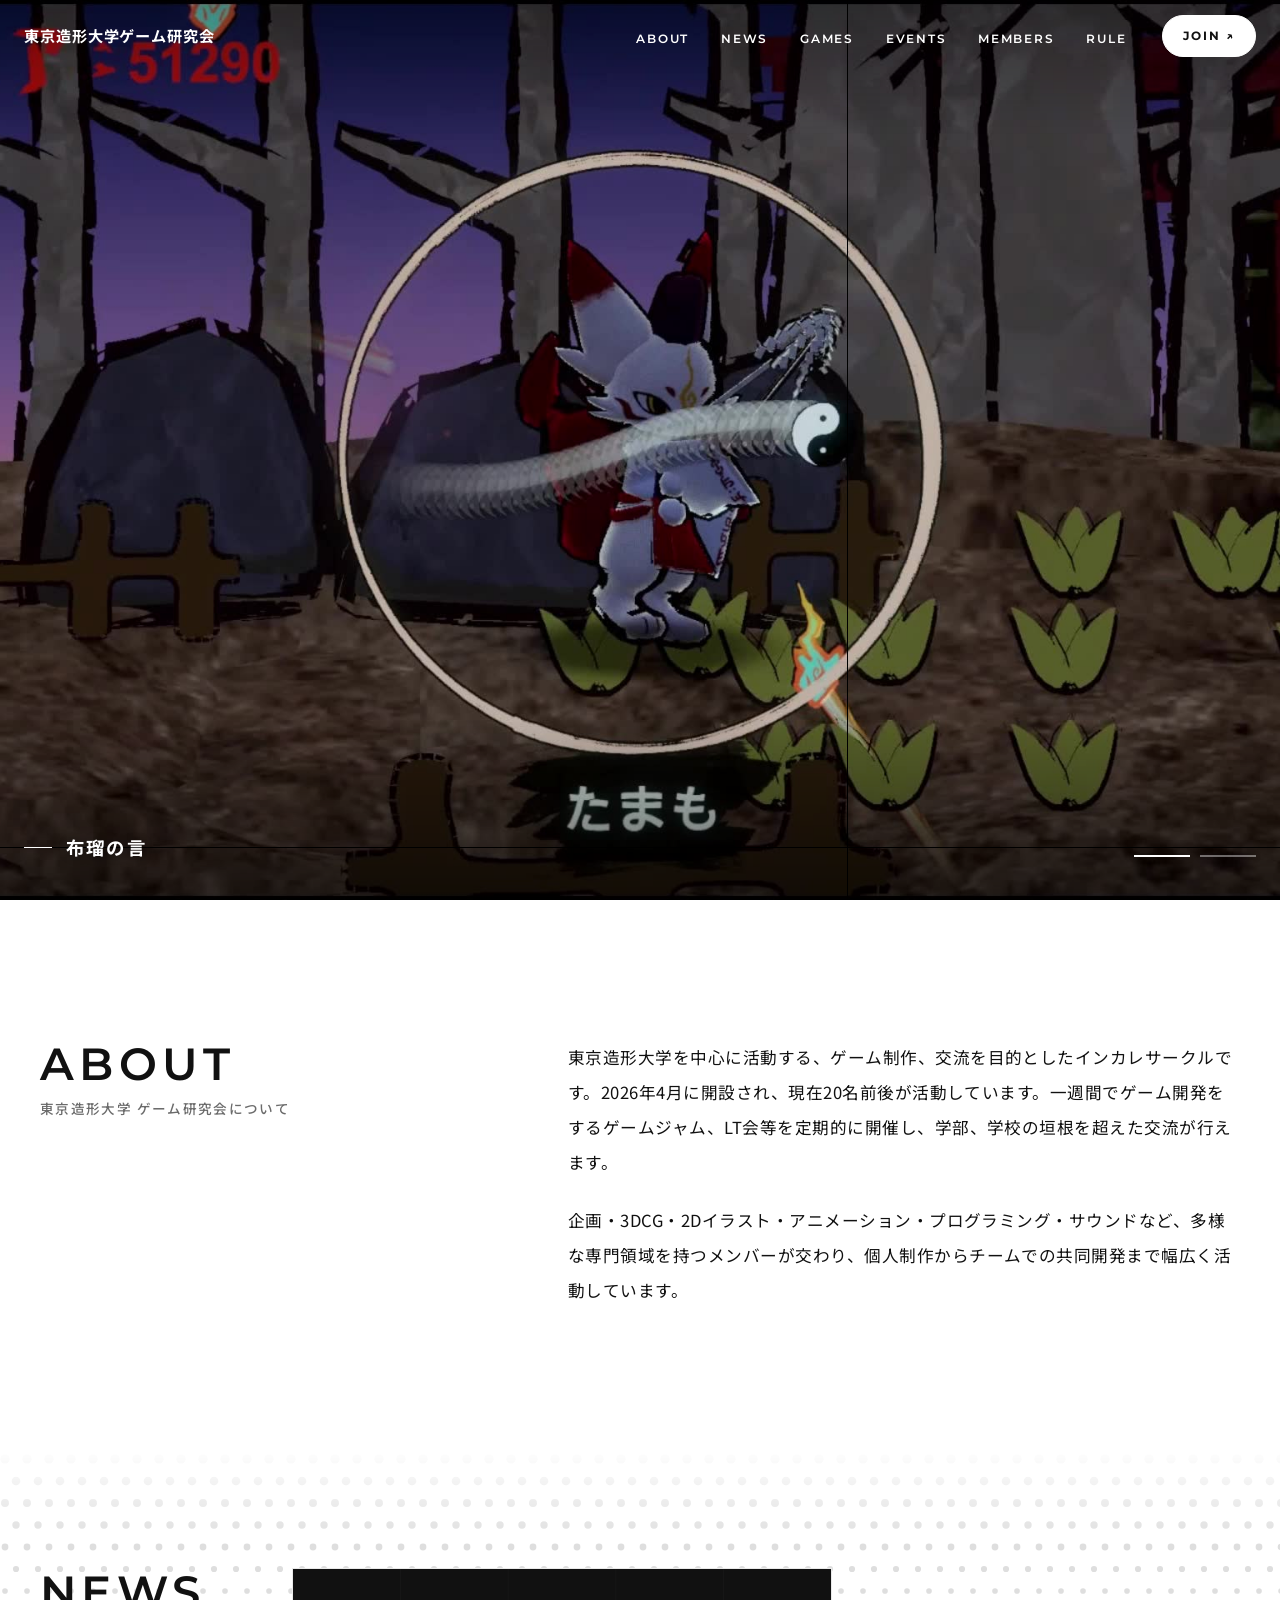
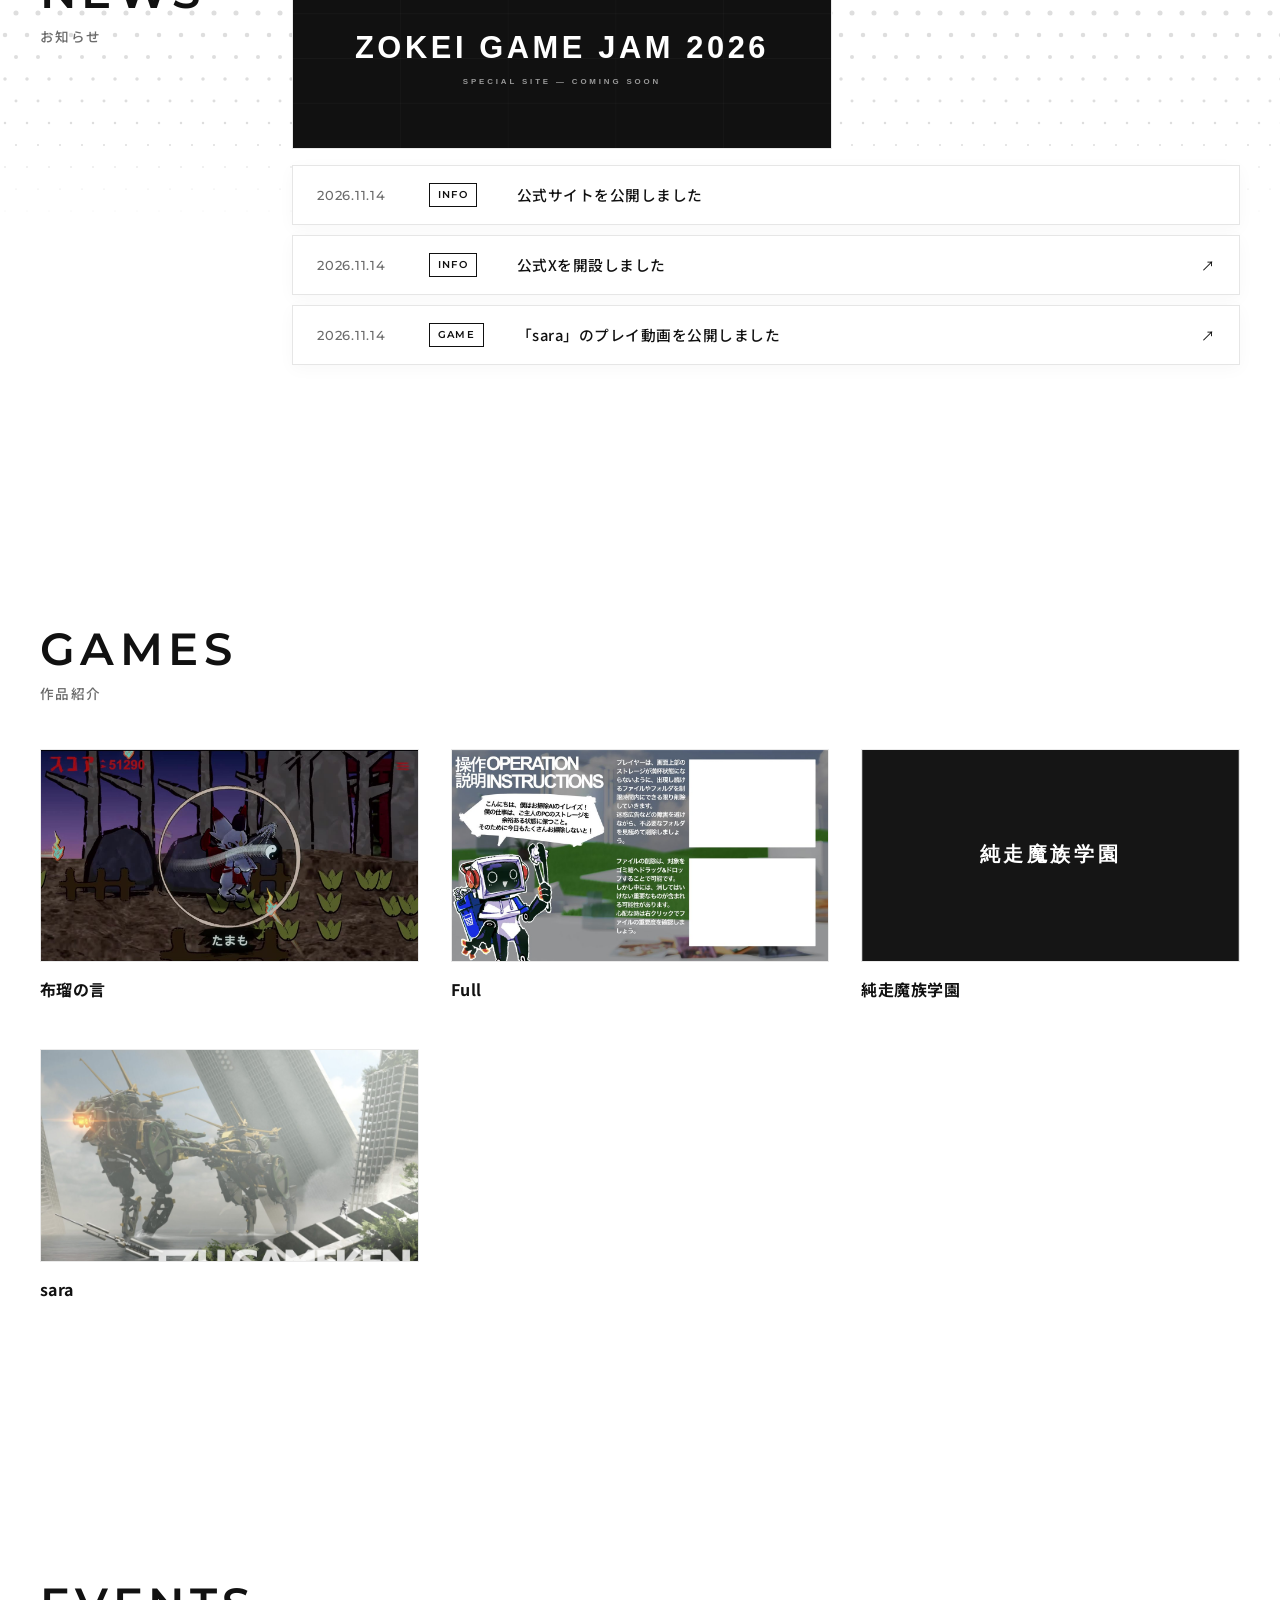
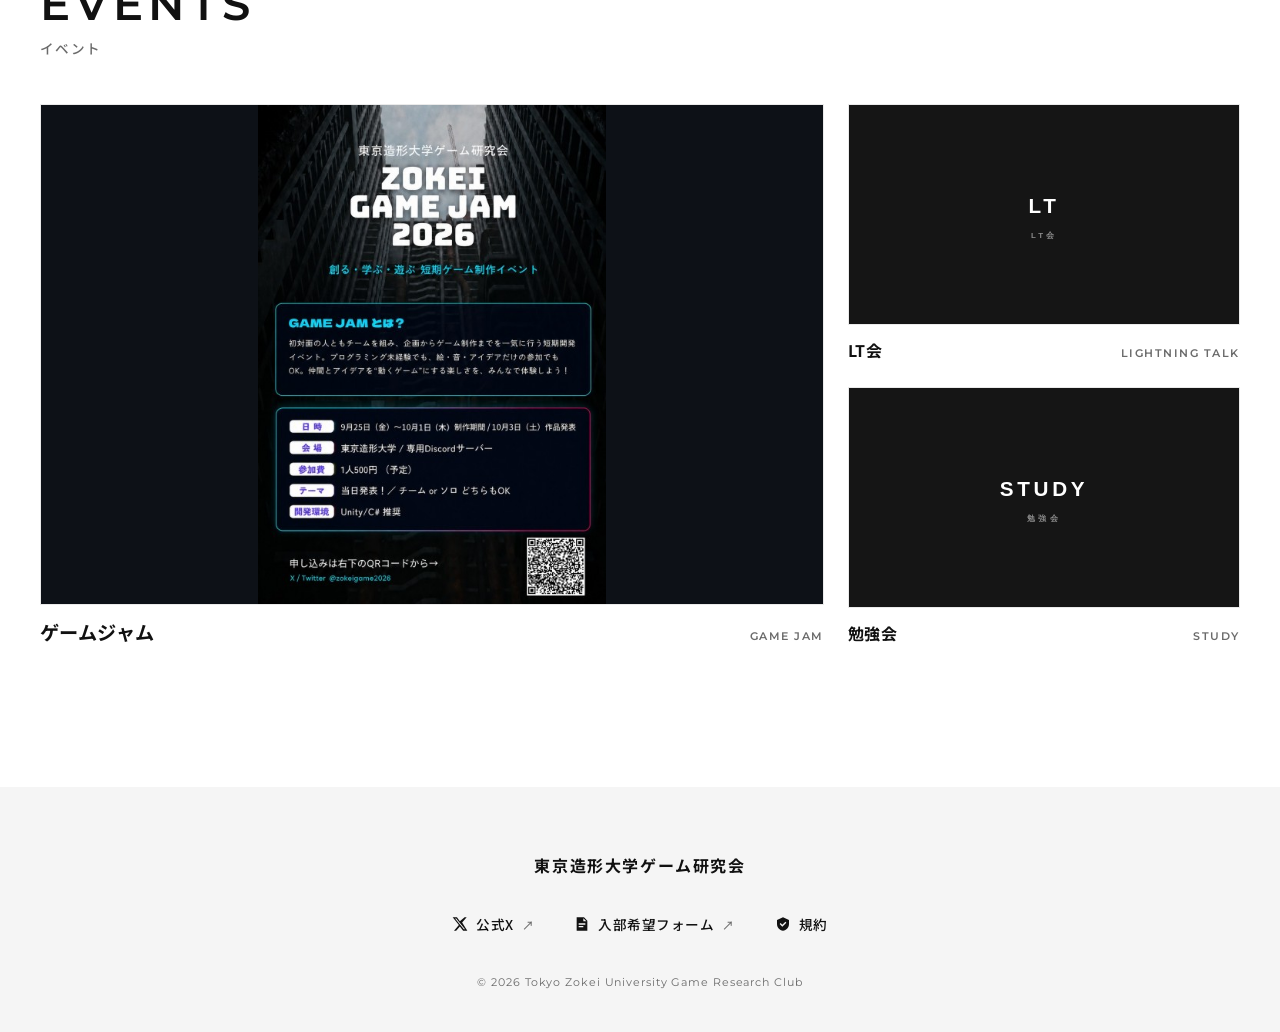
<file: index.html>
<!doctype html>
<html lang="ja">
<head>
  <meta charset="utf-8">
  <meta name="viewport" content="width=device-width, initial-scale=1">
  <title>東京造形大学ゲーム研究会 | 公式サイト</title>
  <meta name="description" content="東京造形大学ゲーム研究会の公式サイトです。サークルで制作したゲーム作品の紹介、活動内容、入部案内を掲載しています。">
  <meta name="theme-color" content="#ffffff">
  <meta property="og:type" content="website">
  <meta property="og:site_name" content="東京造形大学ゲーム研究会">
  <meta property="og:title" content="東京造形大学ゲーム研究会 | 公式サイト">
  <meta property="og:description" content="東京造形大学ゲーム研究会の公式サイト。制作したゲーム作品と活動を紹介しています。">
  <meta property="og:url" content="https://yamasaki4c6.github.io/ZokeiGame.io/">
  <meta property="og:image" content="https://yamasaki4c6.github.io/ZokeiGame.io/assets/img/ogp.png">
  <meta name="twitter:card" content="summary_large_image">
  <link rel="icon" href="assets/img/favicon.svg" type="image/svg+xml">
  <link rel="preconnect" href="https://fonts.googleapis.com">
  <link rel="preconnect" href="https://fonts.gstatic.com" crossorigin>
  <link href="https://fonts.googleapis.com/css2?family=Montserrat:wght@500;600;700&family=Noto+Sans+JP:wght@400;500;700&display=swap" rel="stylesheet">
  <link rel="stylesheet" href="css/style.css?v=20261116">
</head>
<body class="is-home">
  <a class="skip-link" href="#main">本文へスキップ</a>


  <!-- オープニング(同じセッションの初回アクセス時だけ表示) -->
  <div class="intro" id="intro" aria-hidden="true">
    <p class="intro__title">東京造形大学ゲーム研究会</p>
  </div>
  <script>
    (function () {
      var intro = document.getElementById("intro");
      var seen = false;
      try { seen = sessionStorage.getItem("tzu-intro-seen") === "1"; } catch (e) {}
      var reduce = window.matchMedia && window.matchMedia("(prefers-reduced-motion: reduce)").matches;
      // 2回目以降・下層ページからの戻り・アンカー付きURL・動きを減らす設定では即表示
      if (seen || reduce || location.hash) {
        intro.remove();
      } else {
        document.documentElement.classList.add("is-intro");
        try { sessionStorage.setItem("tzu-intro-seen", "1"); } catch (e) {}
      }
    })();
  </script>

  <!-- ===== ヘッダー(全ページ共通) ===== -->
  <header class="site-header" id="top">
    <div class="site-header__inner">
      <a class="site-logo" href="#top">東京造形大学ゲーム研究会</a>
      <button class="nav-toggle" type="button" aria-expanded="false" aria-controls="site-nav" aria-label="メニューを開く">
        <span></span><span></span><span></span>
      </button>
      <nav class="site-nav" id="site-nav" aria-label="メインメニュー">
        <ul class="site-nav__list">
          <li><a href="#about">ABOUT</a></li>
          <li><a href="#news">NEWS</a></li>
          <li><a href="#games">GAMES</a></li>
          <li><a href="#events">EVENTS</a></li>
          <li><a href="members.html">MEMBERS</a></li>
          <li><a href="rule.html">RULE</a></li>
        </ul>
        <a class="nav-join" data-link="joinFormUrl" href="#" target="_blank" rel="noopener noreferrer">JOIN<span aria-hidden="true">↗</span></a>
      </nav>
    </div>
  </header>

  <main id="main">
    <!-- ===== ヒーロー(5秒ごとに切り替え。中身は js/site-config.js の heroSlides) ===== -->
    <section class="hero" aria-label="トップ">
      <h1 class="visually-hidden">東京造形大学ゲーム研究会</h1>
      <div class="hero__slides" id="hero-slides"></div>
      <div class="hero__shade"></div>
      <p class="hero__caption" id="hero-caption" aria-live="polite"></p>
      <ol class="hero__dots" id="hero-dots" aria-label="スライドの切り替え"></ol>
    </section>

    <!-- ===== ABOUT ===== -->
    <section class="section about" id="about">
      <div class="container about__inner">
        <h2 class="section__title">ABOUT<span>東京造形大学 ゲーム研究会について</span></h2>
        <div class="about__body">
          <!-- 紹介文はここを書き換えてください(段落ごとに <p> を増減できます) -->
          <p>東京造形大学を中心に活動する、ゲーム制作、交流を目的としたインカレサークルです。2026年4月に開設され、現在20名前後が活動しています。一週間でゲーム開発をするゲームジャム、LT会等を定期的に開催し、学部、学校の垣根を超えた交流が行えます。</p>
          <p>企画・3DCG・2Dイラスト・アニメーション・プログラミング・サウンドなど、多様な専門領域を持つメンバーが交わり、個人制作からチームでの共同開発まで幅広く活動しています。</p>
        </div>
      </div>
    </section>

    <!-- ===== NEWS(js/news.js から自動生成。4件まで表示、5件以上は VIEW MORE) ===== -->
    <section class="news" id="news">
      <div class="container news__inner">
        <h2 class="section__title">NEWS<span>お知らせ</span></h2>
        <div class="news__body">
          <!-- 特設バナー(Xのヘッダーと同じ 3:1。js/site-config.js の featureBanner で差し替え) -->
          <div class="feature-banner" id="feature-banner">
            <a class="feature-banner__link" id="feature-banner-link" href="events/gamejam.html">
              <img id="feature-banner-img" src="assets/img/banner-placeholder.svg" alt="ZOKEI GAME JAM 2026 特設サイト" width="1500" height="500">
            </a>
          </div>
          <ul class="news-list" id="news-list"></ul>
          <button class="news-more" id="news-more" type="button" aria-expanded="false" hidden>VIEW MORE</button>
        </div>
      </div>
    </section>

    <!-- ===== GAMES(js/games.js から自動生成) ===== -->
    <section class="section games" id="games">
      <div class="container">
        <h2 class="section__title">GAMES<span>作品紹介</span></h2>
        <ul class="game-grid" id="game-grid"></ul>
        <noscript><p class="notice">作品一覧の表示には JavaScript を有効にしてください。</p></noscript>
      </div>
    </section>

    <!-- ===== EVENTS(js/events.js から自動生成) ===== -->
    <section class="section events" id="events">
      <div class="container">
        <h2 class="section__title">EVENTS<span>イベント</span></h2>
        <ul class="event-grid" id="event-grid"></ul>
      </div>
    </section>
  </main>

  <!-- 作品の詳細ダイアログ -->
  <dialog class="game-dialog" id="game-dialog" aria-labelledby="dialog-title">
    <div class="game-dialog__head">
      <h3 class="game-dialog__title" id="dialog-title"></h3>
      <button class="game-dialog__close" type="button" aria-label="閉じる"></button>
    </div>
    <div class="game-dialog__scroll">
      <div class="game-dialog__media">
        <img class="game-dialog__img" alt="">
        <div class="game-dialog__player" hidden></div>
      </div>
      <div class="game-dialog__text">
        <p class="game-dialog__meta"></p>
        <p class="game-dialog__desc"></p>
        <ul class="tags game-dialog__tags"></ul>
        <div class="game-dialog__gallery" hidden></div>
        <p class="game-dialog__credits"></p>
        <a class="btn btn--primary game-dialog__link" href="#">公式サイト</a>
      </div>
    </div>
  </dialog>

  <!-- ===== フッター(全ページ共通) ===== -->
  <footer class="site-footer">
    <div class="container site-footer__inner">
      <p class="site-footer__name">東京造形大学ゲーム研究会</p>
      <ul class="site-footer__links">
        <li><a data-link="xUrl" href="#" target="_blank" rel="noopener noreferrer"><svg viewBox="0 0 24 24" aria-hidden="true"><path d="M18.9 2H22l-6.8 7.8L23 22h-6.3l-4.9-6.4L6.2 22H3l7.3-8.4L1 2h6.4l4.4 5.9L18.9 2Zm-1.1 18h1.7L6.3 3.9H4.5L17.8 20Z"/></svg>公式X<span class="ext" aria-hidden="true">↗</span></a></li>
        <li><a data-link="joinFormUrl" href="#" target="_blank" rel="noopener noreferrer"><svg viewBox="0 0 24 24" aria-hidden="true"><path d="M6 2h9l5 5v15H4V2h2Zm8 1.5V8h4.5L14 3.5ZM7 11v2h10v-2H7Zm0 4v2h7v-2H7Z"/></svg>入部希望フォーム<span class="ext" aria-hidden="true">↗</span></a></li>
        <li><a href="rule.html"><svg viewBox="0 0 24 24" aria-hidden="true"><path d="M12 2 3 6v6c0 5 3.8 9.4 9 10 5.2-.6 9-5 9-10V6l-9-4Zm-1 14-4-4 1.4-1.4L11 13.2l4.6-4.6L17 10l-6 6Z"/></svg>規約</a></li>
        <li class="contact-item" hidden><a data-link="contactEmail" href="#"><svg viewBox="0 0 24 24" aria-hidden="true"><path d="M2 4h20v16H2V4Zm2 2v.5l8 5 8-5V6H4Zm16 2.8-8 5-8-5V18h16V8.8Z"/></svg>お問い合わせ</a></li>
      </ul>
      <p class="site-footer__copy">&copy; <span class="js-year">2026</span> Tokyo Zokei University Game Research Club</p>
    </div>
  </footer>

  <a class="back-to-top" href="#top" aria-label="ページの先頭へ戻る"></a>

  <script src="js/site-config.js?v=20261116"></script>
  <script src="js/common.js?v=20261116"></script>
  <script src="js/games.js?v=20261116"></script>
  <script src="js/events.js?v=20261116"></script>
  <script src="js/news.js?v=20261116"></script>
  <script src="js/main.js?v=20261116"></script>
</body>
</html>
</file>
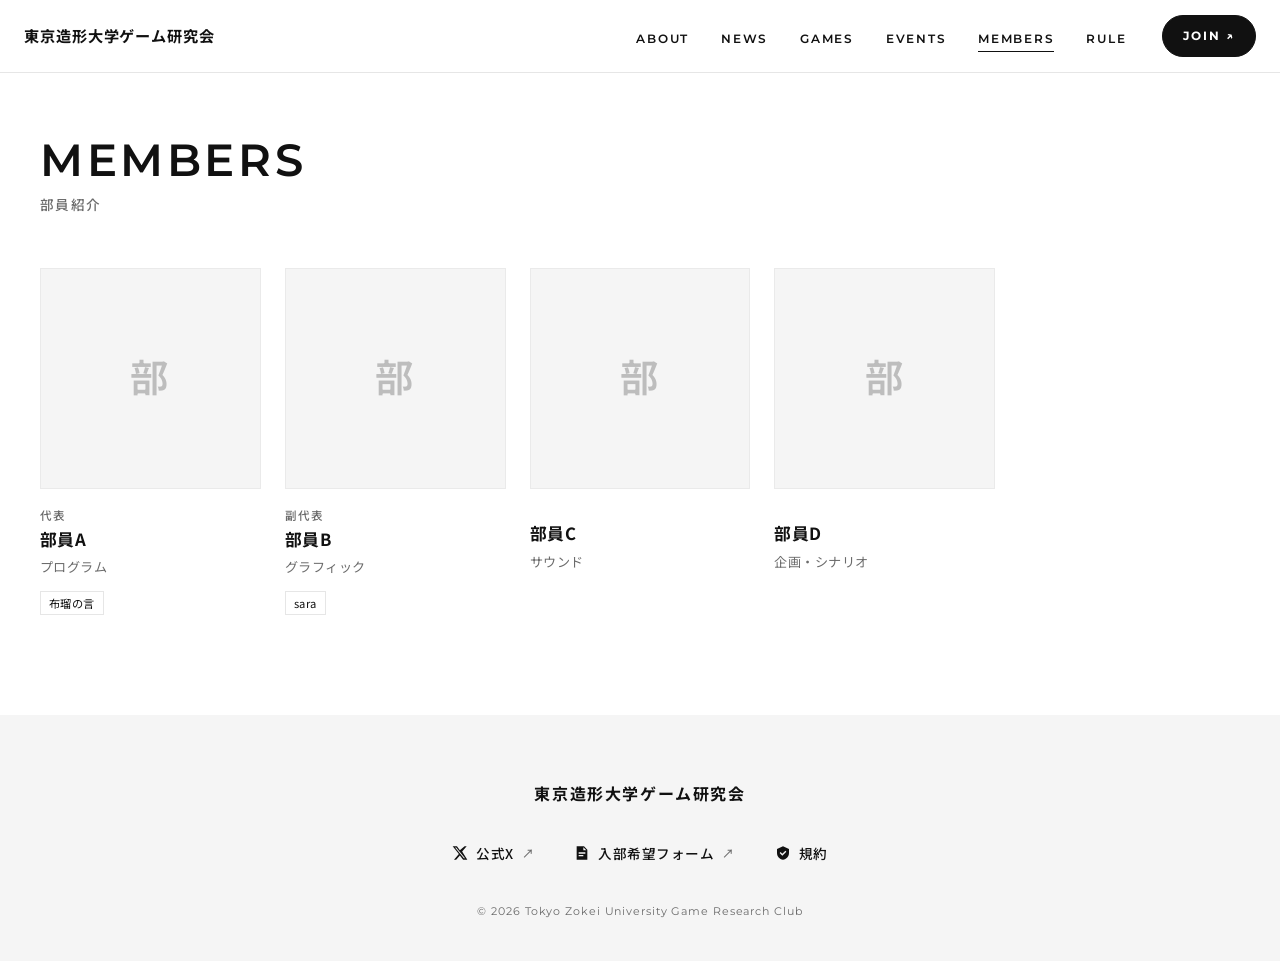
<file: members.html>
<!doctype html>
<html lang="ja">
<head>
  <meta charset="utf-8">
  <meta name="viewport" content="width=device-width, initial-scale=1">
  <title>部員紹介 | 東京造形大学ゲーム研究会</title>
  <meta name="description" content="東京造形大学ゲーム研究会の部員紹介です。">
  <meta name="theme-color" content="#ffffff">
  <link rel="icon" href="assets/img/favicon.svg" type="image/svg+xml">
  <link rel="preconnect" href="https://fonts.googleapis.com">
  <link rel="preconnect" href="https://fonts.gstatic.com" crossorigin>
  <link href="https://fonts.googleapis.com/css2?family=Montserrat:wght@500;600;700&family=Noto+Sans+JP:wght@400;500;700&display=swap" rel="stylesheet">
  <link rel="stylesheet" href="css/style.css?v=20261116">
</head>
<body class="is-subpage">
  <a class="skip-link" href="#main">本文へスキップ</a>

  <!-- ===== ヘッダー(全ページ共通) ===== -->
  <header class="site-header is-solid" id="top">
    <div class="site-header__inner">
      <a class="site-logo" href="index.html">東京造形大学ゲーム研究会</a>
      <button class="nav-toggle" type="button" aria-expanded="false" aria-controls="site-nav" aria-label="メニューを開く">
        <span></span><span></span><span></span>
      </button>
      <nav class="site-nav" id="site-nav" aria-label="メインメニュー">
        <ul class="site-nav__list">
          <li><a href="index.html#about">ABOUT</a></li>
          <li><a href="index.html#news">NEWS</a></li>
          <li><a href="index.html#games">GAMES</a></li>
          <li><a href="index.html#events">EVENTS</a></li>
          <li><a href="members.html" aria-current="page">MEMBERS</a></li>
          <li><a href="rule.html">RULE</a></li>
        </ul>
        <a class="nav-join" data-link="joinFormUrl" href="#" target="_blank" rel="noopener noreferrer">JOIN<span aria-hidden="true">↗</span></a>
      </nav>
    </div>
  </header>

  <main class="page" id="main">
    <div class="container">
      <h1 class="section__title" style="margin-bottom:56px">MEMBERS<span>部員紹介</span></h1>
      <ul class="member-grid" id="member-grid"></ul>
    </div>
  </main>

  <!-- ===== フッター(全ページ共通) ===== -->
  <footer class="site-footer">
    <div class="container site-footer__inner">
      <p class="site-footer__name">東京造形大学ゲーム研究会</p>
      <ul class="site-footer__links">
        <li><a data-link="xUrl" href="#" target="_blank" rel="noopener noreferrer"><svg viewBox="0 0 24 24" aria-hidden="true"><path d="M18.9 2H22l-6.8 7.8L23 22h-6.3l-4.9-6.4L6.2 22H3l7.3-8.4L1 2h6.4l4.4 5.9L18.9 2Zm-1.1 18h1.7L6.3 3.9H4.5L17.8 20Z"/></svg>公式X<span class="ext" aria-hidden="true">↗</span></a></li>
        <li><a data-link="joinFormUrl" href="#" target="_blank" rel="noopener noreferrer"><svg viewBox="0 0 24 24" aria-hidden="true"><path d="M6 2h9l5 5v15H4V2h2Zm8 1.5V8h4.5L14 3.5ZM7 11v2h10v-2H7Zm0 4v2h7v-2H7Z"/></svg>入部希望フォーム<span class="ext" aria-hidden="true">↗</span></a></li>
        <li><a href="rule.html"><svg viewBox="0 0 24 24" aria-hidden="true"><path d="M12 2 3 6v6c0 5 3.8 9.4 9 10 5.2-.6 9-5 9-10V6l-9-4Zm-1 14-4-4 1.4-1.4L11 13.2l4.6-4.6L17 10l-6 6Z"/></svg>規約</a></li>
        <li class="contact-item" hidden><a data-link="contactEmail" href="#"><svg viewBox="0 0 24 24" aria-hidden="true"><path d="M2 4h20v16H2V4Zm2 2v.5l8 5 8-5V6H4Zm16 2.8-8 5-8-5V18h16V8.8Z"/></svg>お問い合わせ</a></li>
      </ul>
      <p class="site-footer__copy">&copy; <span class="js-year">2026</span> Tokyo Zokei University Game Research Club</p>
    </div>
  </footer>

  <a class="back-to-top" href="#top" aria-label="ページの先頭へ戻る"></a>

  <script src="js/site-config.js?v=20261116"></script>
  <script src="js/common.js?v=20261116"></script>
  <script src="js/members.js?v=20261116"></script>
  <script>
    (function () {
      var list = document.getElementById("member-grid");
      function el(tag, cls, text) { var n = document.createElement(tag); if (cls) n.className = cls; if (text != null) n.textContent = text; return n; }
      (window.MEMBERS || []).forEach(function (m) {
        var li = el("li", "member");
        var ph = el("div", "member__photo");
        if (m.photo) { var img = el("img"); img.src = m.photo; img.alt = ""; img.loading = "lazy"; ph.appendChild(img); }
        else ph.textContent = String(m.name || "?").charAt(0).toUpperCase();
        li.appendChild(ph);
        li.appendChild(el("p", "member__role", m.role || ""));
        li.appendChild(el("h2", "member__name", m.name));
        if (m.part) li.appendChild(el("p", "member__part", m.part));
        if (m.works && m.works.length) {
          var ul = el("ul", "member__works");
          m.works.forEach(function (w) { ul.appendChild(el("li", null, w)); });
          li.appendChild(ul);
        }
        if (m.x) { var a = el("a", "member__x", "X"); a.href = m.x; a.target = "_blank"; a.rel = "noopener"; li.appendChild(a); }
        list.appendChild(li);
      });
    })();
  </script>
</body>
</html>
</file>
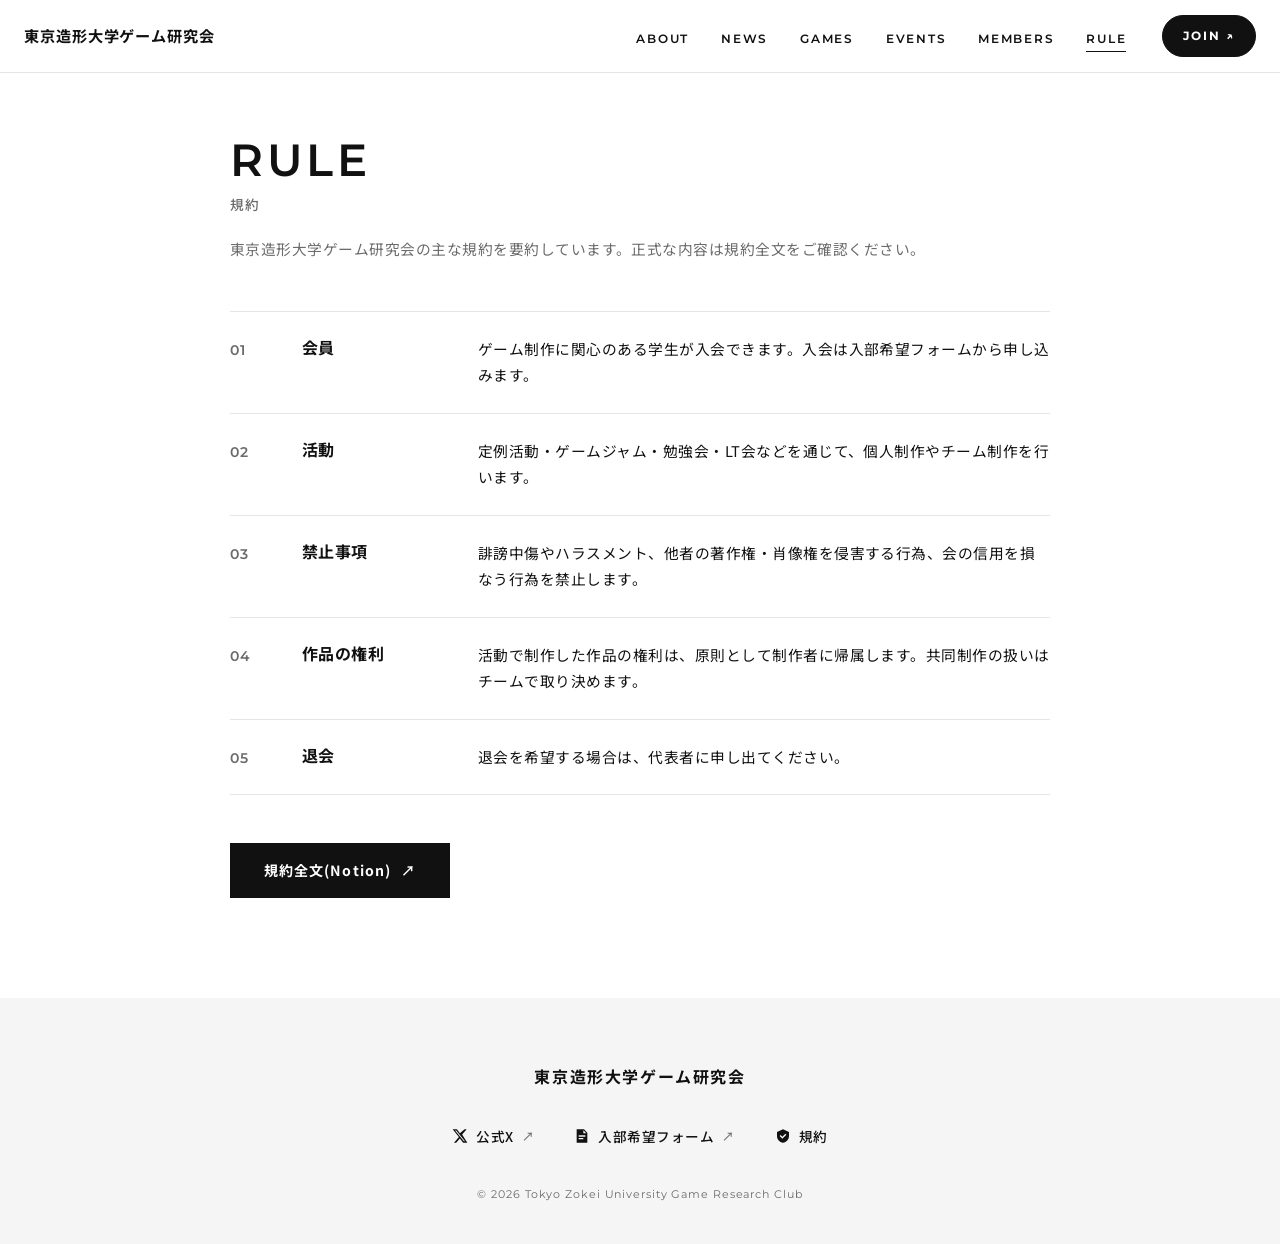
<file: rule.html>
<!doctype html>
<html lang="ja">
<head>
  <meta charset="utf-8">
  <meta name="viewport" content="width=device-width, initial-scale=1">
  <title>規約 | 東京造形大学ゲーム研究会</title>
  <meta name="description" content="東京造形大学ゲーム研究会の規約の要約です。">
  <meta name="theme-color" content="#ffffff">
  <link rel="icon" href="assets/img/favicon.svg" type="image/svg+xml">
  <link rel="preconnect" href="https://fonts.googleapis.com">
  <link rel="preconnect" href="https://fonts.gstatic.com" crossorigin>
  <link href="https://fonts.googleapis.com/css2?family=Montserrat:wght@500;600;700&family=Noto+Sans+JP:wght@400;500;700&display=swap" rel="stylesheet">
  <link rel="stylesheet" href="css/style.css?v=20261116">
</head>
<body class="is-subpage">
  <a class="skip-link" href="#main">本文へスキップ</a>

  <!-- ===== ヘッダー(全ページ共通) ===== -->
  <header class="site-header is-solid" id="top">
    <div class="site-header__inner">
      <a class="site-logo" href="index.html">東京造形大学ゲーム研究会</a>
      <button class="nav-toggle" type="button" aria-expanded="false" aria-controls="site-nav" aria-label="メニューを開く">
        <span></span><span></span><span></span>
      </button>
      <nav class="site-nav" id="site-nav" aria-label="メインメニュー">
        <ul class="site-nav__list">
          <li><a href="index.html#about">ABOUT</a></li>
          <li><a href="index.html#news">NEWS</a></li>
          <li><a href="index.html#games">GAMES</a></li>
          <li><a href="index.html#events">EVENTS</a></li>
          <li><a href="members.html">MEMBERS</a></li>
          <li><a href="rule.html" aria-current="page">RULE</a></li>
        </ul>
        <a class="nav-join" data-link="joinFormUrl" href="#" target="_blank" rel="noopener noreferrer">JOIN<span aria-hidden="true">↗</span></a>
      </nav>
    </div>
  </header>

  <main class="page" id="main">
    <div class="container prose">
      <h1 class="section__title">RULE<span>規約</span></h1>
      <p class="page__lead">東京造形大学ゲーム研究会の主な規約を要約しています。正式な内容は規約全文をご確認ください。</p>

      <!-- TODO: Notion の規約に合わせて要約を書き換えてください -->
      <ol class="rule-list">
        <li>
          <h2>会員</h2>
          <p>ゲーム制作に関心のある学生が入会できます。入会は入部希望フォームから申し込みます。</p>
        </li>
        <li>
          <h2>活動</h2>
          <p>定例活動・ゲームジャム・勉強会・LT会などを通じて、個人制作やチーム制作を行います。</p>
        </li>
        <li>
          <h2>禁止事項</h2>
          <p>誹謗中傷やハラスメント、他者の著作権・肖像権を侵害する行為、会の信用を損なう行為を禁止します。</p>
        </li>
        <li>
          <h2>作品の権利</h2>
          <p>活動で制作した作品の権利は、原則として制作者に帰属します。共同制作の扱いはチームで取り決めます。</p>
        </li>
        <li>
          <h2>退会</h2>
          <p>退会を希望する場合は、代表者に申し出てください。</p>
        </li>
      </ol>

      <a class="btn btn--primary" data-link="termsUrl" href="#" target="_blank" rel="noopener noreferrer">規約全文(Notion)<span aria-hidden="true">↗</span></a>
    </div>
  </main>

  <!-- ===== フッター(全ページ共通) ===== -->
  <footer class="site-footer">
    <div class="container site-footer__inner">
      <p class="site-footer__name">東京造形大学ゲーム研究会</p>
      <ul class="site-footer__links">
        <li><a data-link="xUrl" href="#" target="_blank" rel="noopener noreferrer"><svg viewBox="0 0 24 24" aria-hidden="true"><path d="M18.9 2H22l-6.8 7.8L23 22h-6.3l-4.9-6.4L6.2 22H3l7.3-8.4L1 2h6.4l4.4 5.9L18.9 2Zm-1.1 18h1.7L6.3 3.9H4.5L17.8 20Z"/></svg>公式X<span class="ext" aria-hidden="true">↗</span></a></li>
        <li><a data-link="joinFormUrl" href="#" target="_blank" rel="noopener noreferrer"><svg viewBox="0 0 24 24" aria-hidden="true"><path d="M6 2h9l5 5v15H4V2h2Zm8 1.5V8h4.5L14 3.5ZM7 11v2h10v-2H7Zm0 4v2h7v-2H7Z"/></svg>入部希望フォーム<span class="ext" aria-hidden="true">↗</span></a></li>
        <li><a href="rule.html"><svg viewBox="0 0 24 24" aria-hidden="true"><path d="M12 2 3 6v6c0 5 3.8 9.4 9 10 5.2-.6 9-5 9-10V6l-9-4Zm-1 14-4-4 1.4-1.4L11 13.2l4.6-4.6L17 10l-6 6Z"/></svg>規約</a></li>
        <li class="contact-item" hidden><a data-link="contactEmail" href="#"><svg viewBox="0 0 24 24" aria-hidden="true"><path d="M2 4h20v16H2V4Zm2 2v.5l8 5 8-5V6H4Zm16 2.8-8 5-8-5V18h16V8.8Z"/></svg>お問い合わせ</a></li>
      </ul>
      <p class="site-footer__copy">&copy; <span class="js-year">2026</span> Tokyo Zokei University Game Research Club</p>
    </div>
  </footer>

  <a class="back-to-top" href="#top" aria-label="ページの先頭へ戻る"></a>

  <script src="js/site-config.js?v=20261116"></script>
  <script src="js/common.js?v=20261116"></script>

</body>
</html>
</file>
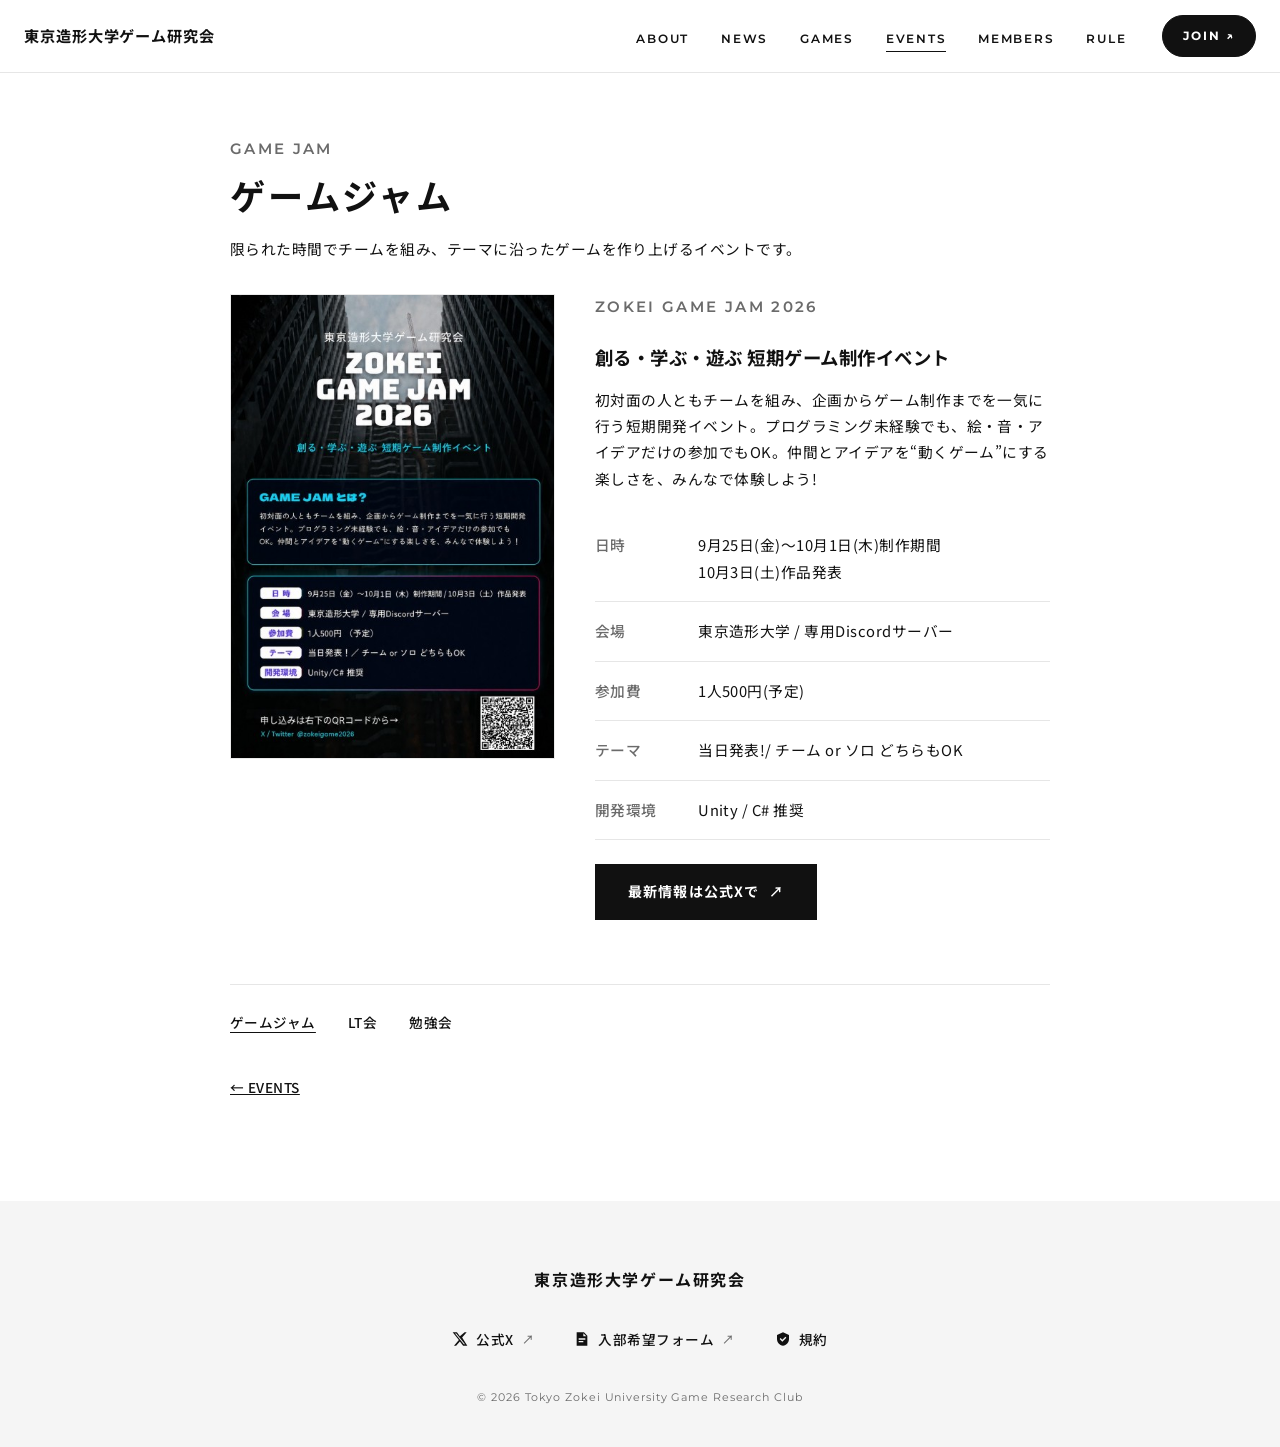
<file: events/gamejam.html>
<!doctype html>
<html lang="ja">
<head>
  <meta charset="utf-8">
  <meta name="viewport" content="width=device-width, initial-scale=1">
  <title>ゲームジャム | 東京造形大学ゲーム研究会</title>
  <meta name="description" content="限られた時間でチームを組み、テーマに沿ったゲームを作り上げるイベントです。">
  <meta name="theme-color" content="#ffffff">
  <link rel="icon" href="../assets/img/favicon.svg" type="image/svg+xml">
  <link rel="preconnect" href="https://fonts.googleapis.com">
  <link rel="preconnect" href="https://fonts.gstatic.com" crossorigin>
  <link href="https://fonts.googleapis.com/css2?family=Montserrat:wght@500;600;700&family=Noto+Sans+JP:wght@400;500;700&display=swap" rel="stylesheet">
  <link rel="stylesheet" href="../css/style.css?v=20261116">
</head>
<body class="is-subpage">
  <a class="skip-link" href="#main">本文へスキップ</a>

  <!-- ===== ヘッダー(全ページ共通) ===== -->
  <header class="site-header is-solid" id="top">
    <div class="site-header__inner">
      <a class="site-logo" href="../index.html">東京造形大学ゲーム研究会</a>
      <button class="nav-toggle" type="button" aria-expanded="false" aria-controls="site-nav" aria-label="メニューを開く">
        <span></span><span></span><span></span>
      </button>
      <nav class="site-nav" id="site-nav" aria-label="メインメニュー">
        <ul class="site-nav__list">
          <li><a href="../index.html#about">ABOUT</a></li>
          <li><a href="../index.html#news">NEWS</a></li>
          <li><a href="../index.html#games">GAMES</a></li>
          <li><a href="../index.html#events" aria-current="page">EVENTS</a></li>
          <li><a href="../members.html">MEMBERS</a></li>
          <li><a href="../rule.html">RULE</a></li>
        </ul>
        <a class="nav-join" data-link="joinFormUrl" href="#" target="_blank" rel="noopener noreferrer">JOIN<span aria-hidden="true">↗</span></a>
      </nav>
    </div>
  </header>

  <main class="page" id="main">
    <div class="container prose">
      <p class="event-page__label">GAME JAM</p>
      <h1>ゲームジャム</h1>
      <p class="event-page__lead">限られた時間でチームを組み、テーマに沿ったゲームを作り上げるイベントです。</p>

      <section class="event-feature">
        <figure class="event-feature__poster">
          <img src="../assets/img/events/gamejam-2026-poster.jpg" alt="ZOKEI GAME JAM 2026 のポスター" width="452" height="647">
        </figure>
        <div class="event-feature__body">
          <p class="event-page__label">ZOKEI GAME JAM 2026</p>
          <h2>創る・学ぶ・遊ぶ 短期ゲーム制作イベント</h2>
          <p>初対面の人ともチームを組み、企画からゲーム制作までを一気に行う短期開発イベント。プログラミング未経験でも、絵・音・アイデアだけの参加でもOK。仲間とアイデアを“動くゲーム”にする楽しさを、みんなで体験しよう!</p>
          <table class="info-table">
            <tr><th>日時</th><td>9月25日(金)〜10月1日(木)制作期間<br>10月3日(土)作品発表</td></tr>
            <tr><th>会場</th><td>東京造形大学 / 専用Discordサーバー</td></tr>
            <tr><th>参加費</th><td>1人500円(予定)</td></tr>
            <tr><th>テーマ</th><td>当日発表!/ チーム or ソロ どちらもOK</td></tr>
            <tr><th>開発環境</th><td>Unity / C# 推奨</td></tr>
          </table>
          <!-- TODO: 申し込みフォームのURLが決まったら href を書き換えてください -->
          <a class="btn btn--primary" data-link="xUrl" href="#" target="_blank" rel="noopener noreferrer">最新情報は公式Xで<span aria-hidden="true">↗</span></a>
        </div>
      </section>


      <ul class="event-nav">
        <li><a href="gamejam.html" aria-current="page">ゲームジャム</a></li>
        <li><a href="lt.html">LT会</a></li>
        <li><a href="study.html">勉強会</a></li>
      </ul>
      <a class="back-link" href="../index.html#events">← EVENTS</a>
    </div>
  </main>

  <!-- ===== フッター(全ページ共通) ===== -->
  <footer class="site-footer">
    <div class="container site-footer__inner">
      <p class="site-footer__name">東京造形大学ゲーム研究会</p>
      <ul class="site-footer__links">
        <li><a data-link="xUrl" href="#" target="_blank" rel="noopener noreferrer"><svg viewBox="0 0 24 24" aria-hidden="true"><path d="M18.9 2H22l-6.8 7.8L23 22h-6.3l-4.9-6.4L6.2 22H3l7.3-8.4L1 2h6.4l4.4 5.9L18.9 2Zm-1.1 18h1.7L6.3 3.9H4.5L17.8 20Z"/></svg>公式X<span class="ext" aria-hidden="true">↗</span></a></li>
        <li><a data-link="joinFormUrl" href="#" target="_blank" rel="noopener noreferrer"><svg viewBox="0 0 24 24" aria-hidden="true"><path d="M6 2h9l5 5v15H4V2h2Zm8 1.5V8h4.5L14 3.5ZM7 11v2h10v-2H7Zm0 4v2h7v-2H7Z"/></svg>入部希望フォーム<span class="ext" aria-hidden="true">↗</span></a></li>
        <li><a href="../rule.html"><svg viewBox="0 0 24 24" aria-hidden="true"><path d="M12 2 3 6v6c0 5 3.8 9.4 9 10 5.2-.6 9-5 9-10V6l-9-4Zm-1 14-4-4 1.4-1.4L11 13.2l4.6-4.6L17 10l-6 6Z"/></svg>規約</a></li>
        <li class="contact-item" hidden><a data-link="contactEmail" href="#"><svg viewBox="0 0 24 24" aria-hidden="true"><path d="M2 4h20v16H2V4Zm2 2v.5l8 5 8-5V6H4Zm16 2.8-8 5-8-5V18h16V8.8Z"/></svg>お問い合わせ</a></li>
      </ul>
      <p class="site-footer__copy">&copy; <span class="js-year">2026</span> Tokyo Zokei University Game Research Club</p>
    </div>
  </footer>

  <a class="back-to-top" href="#top" aria-label="ページの先頭へ戻る"></a>

  <script src="../js/site-config.js?v=20261116"></script>
  <script src="../js/common.js?v=20261116"></script>

</body>
</html>
</file>
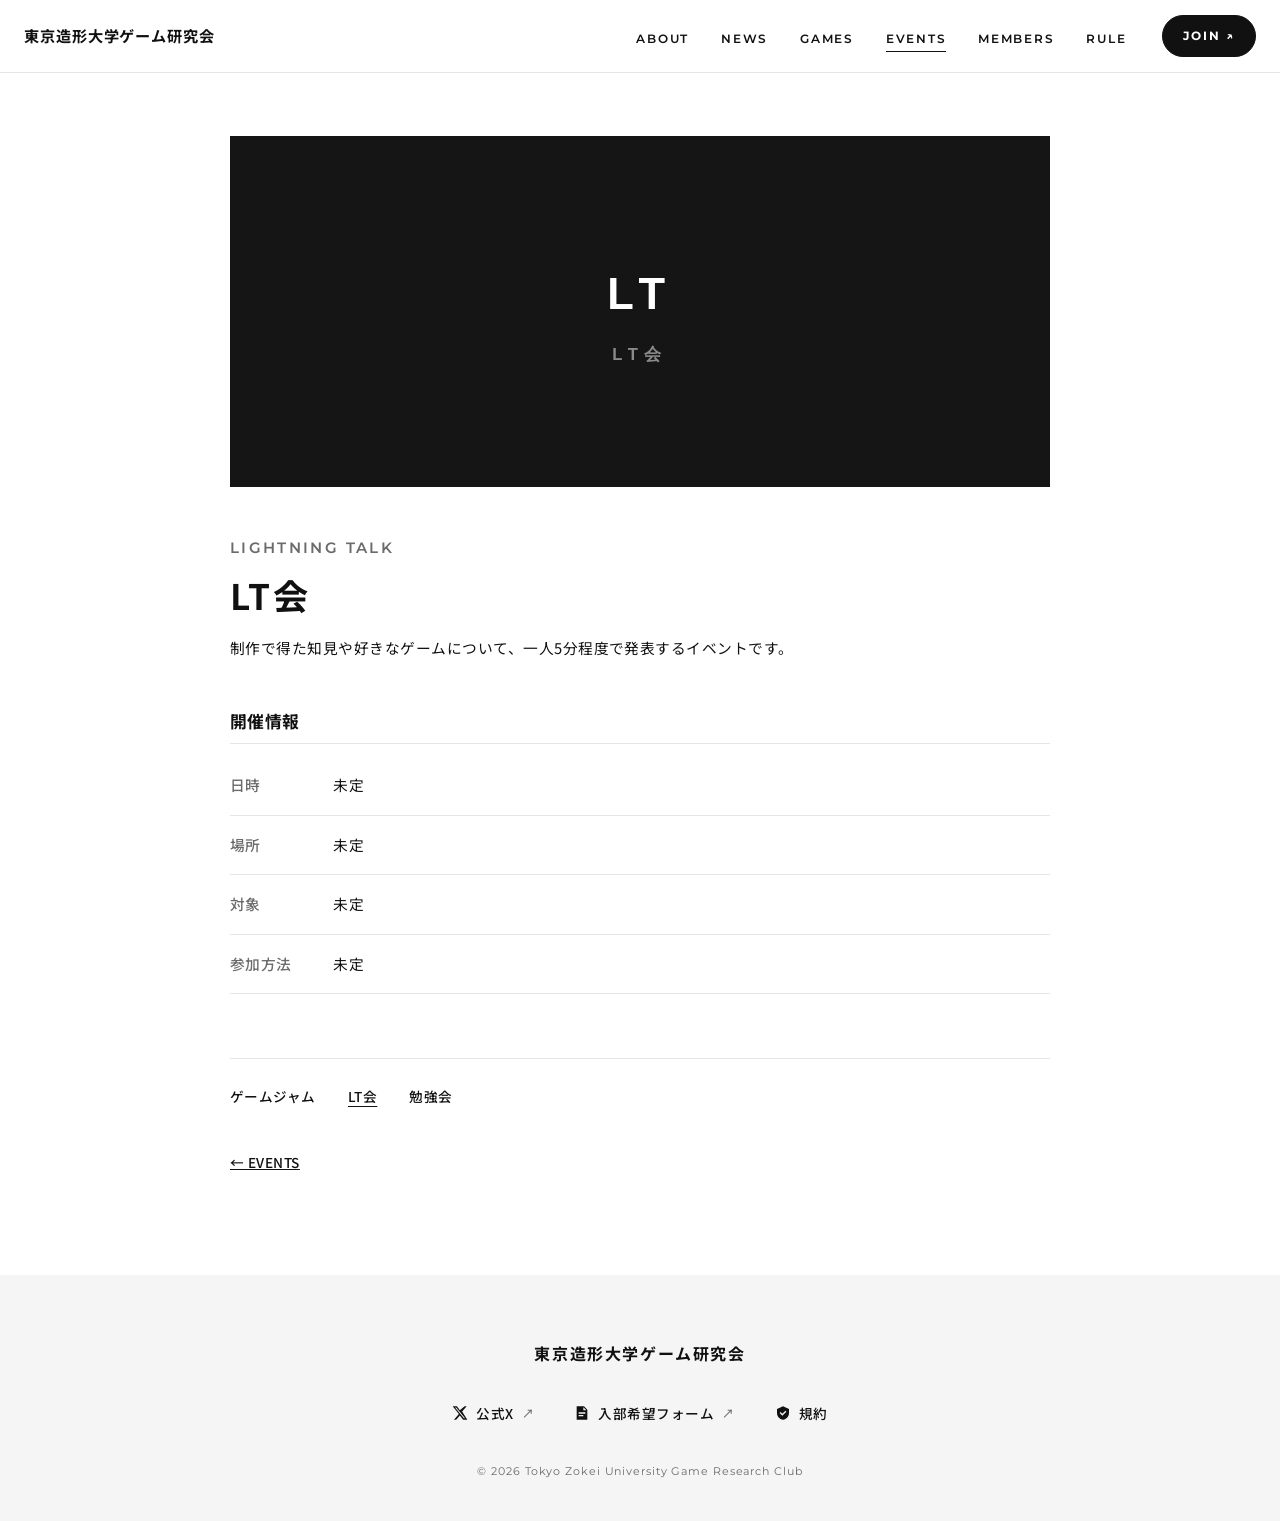
<file: events/lt.html>
<!doctype html>
<html lang="ja">
<head>
  <meta charset="utf-8">
  <meta name="viewport" content="width=device-width, initial-scale=1">
  <title>LT会 | 東京造形大学ゲーム研究会</title>
  <meta name="description" content="制作で得た知見や好きなゲームについて、一人5分程度で発表するイベントです。">
  <meta name="theme-color" content="#ffffff">
  <link rel="icon" href="../assets/img/favicon.svg" type="image/svg+xml">
  <link rel="preconnect" href="https://fonts.googleapis.com">
  <link rel="preconnect" href="https://fonts.gstatic.com" crossorigin>
  <link href="https://fonts.googleapis.com/css2?family=Montserrat:wght@500;600;700&family=Noto+Sans+JP:wght@400;500;700&display=swap" rel="stylesheet">
  <link rel="stylesheet" href="../css/style.css?v=20261116">
</head>
<body class="is-subpage">
  <a class="skip-link" href="#main">本文へスキップ</a>

  <!-- ===== ヘッダー(全ページ共通) ===== -->
  <header class="site-header is-solid" id="top">
    <div class="site-header__inner">
      <a class="site-logo" href="../index.html">東京造形大学ゲーム研究会</a>
      <button class="nav-toggle" type="button" aria-expanded="false" aria-controls="site-nav" aria-label="メニューを開く">
        <span></span><span></span><span></span>
      </button>
      <nav class="site-nav" id="site-nav" aria-label="メインメニュー">
        <ul class="site-nav__list">
          <li><a href="../index.html#about">ABOUT</a></li>
          <li><a href="../index.html#news">NEWS</a></li>
          <li><a href="../index.html#games">GAMES</a></li>
          <li><a href="../index.html#events" aria-current="page">EVENTS</a></li>
          <li><a href="../members.html">MEMBERS</a></li>
          <li><a href="../rule.html">RULE</a></li>
        </ul>
        <a class="nav-join" data-link="joinFormUrl" href="#" target="_blank" rel="noopener noreferrer">JOIN<span aria-hidden="true">↗</span></a>
      </nav>
    </div>
  </header>

  <main class="page" id="main">
    <div class="container prose">
      <div class="event-page__hero"><img src="../assets/img/events/lt.svg" alt=""></div>
      <p class="event-page__label">LIGHTNING TALK</p>
      <h1>LT会</h1>
      <p class="event-page__lead">制作で得た知見や好きなゲームについて、一人5分程度で発表するイベントです。</p>

      <!-- TODO: 開催情報を書き換えてください -->
      <h2>開催情報</h2>
      <table class="info-table">
        <tr><th>日時</th><td>未定</td></tr>
        <tr><th>場所</th><td>未定</td></tr>
        <tr><th>対象</th><td>未定</td></tr>
        <tr><th>参加方法</th><td>未定</td></tr>
      </table>

      <!-- TODO: 過去の開催レポートや写真があればここに追加 -->

      <ul class="event-nav">
        <li><a href="gamejam.html">ゲームジャム</a></li>
        <li><a href="lt.html" aria-current="page">LT会</a></li>
        <li><a href="study.html">勉強会</a></li>
      </ul>
      <a class="back-link" href="../index.html#events">← EVENTS</a>
    </div>
  </main>

  <!-- ===== フッター(全ページ共通) ===== -->
  <footer class="site-footer">
    <div class="container site-footer__inner">
      <p class="site-footer__name">東京造形大学ゲーム研究会</p>
      <ul class="site-footer__links">
        <li><a data-link="xUrl" href="#" target="_blank" rel="noopener noreferrer"><svg viewBox="0 0 24 24" aria-hidden="true"><path d="M18.9 2H22l-6.8 7.8L23 22h-6.3l-4.9-6.4L6.2 22H3l7.3-8.4L1 2h6.4l4.4 5.9L18.9 2Zm-1.1 18h1.7L6.3 3.9H4.5L17.8 20Z"/></svg>公式X<span class="ext" aria-hidden="true">↗</span></a></li>
        <li><a data-link="joinFormUrl" href="#" target="_blank" rel="noopener noreferrer"><svg viewBox="0 0 24 24" aria-hidden="true"><path d="M6 2h9l5 5v15H4V2h2Zm8 1.5V8h4.5L14 3.5ZM7 11v2h10v-2H7Zm0 4v2h7v-2H7Z"/></svg>入部希望フォーム<span class="ext" aria-hidden="true">↗</span></a></li>
        <li><a href="../rule.html"><svg viewBox="0 0 24 24" aria-hidden="true"><path d="M12 2 3 6v6c0 5 3.8 9.4 9 10 5.2-.6 9-5 9-10V6l-9-4Zm-1 14-4-4 1.4-1.4L11 13.2l4.6-4.6L17 10l-6 6Z"/></svg>規約</a></li>
        <li class="contact-item" hidden><a data-link="contactEmail" href="#"><svg viewBox="0 0 24 24" aria-hidden="true"><path d="M2 4h20v16H2V4Zm2 2v.5l8 5 8-5V6H4Zm16 2.8-8 5-8-5V18h16V8.8Z"/></svg>お問い合わせ</a></li>
      </ul>
      <p class="site-footer__copy">&copy; <span class="js-year">2026</span> Tokyo Zokei University Game Research Club</p>
    </div>
  </footer>

  <a class="back-to-top" href="#top" aria-label="ページの先頭へ戻る"></a>

  <script src="../js/site-config.js?v=20261116"></script>
  <script src="../js/common.js?v=20261116"></script>

</body>
</html>
</file>
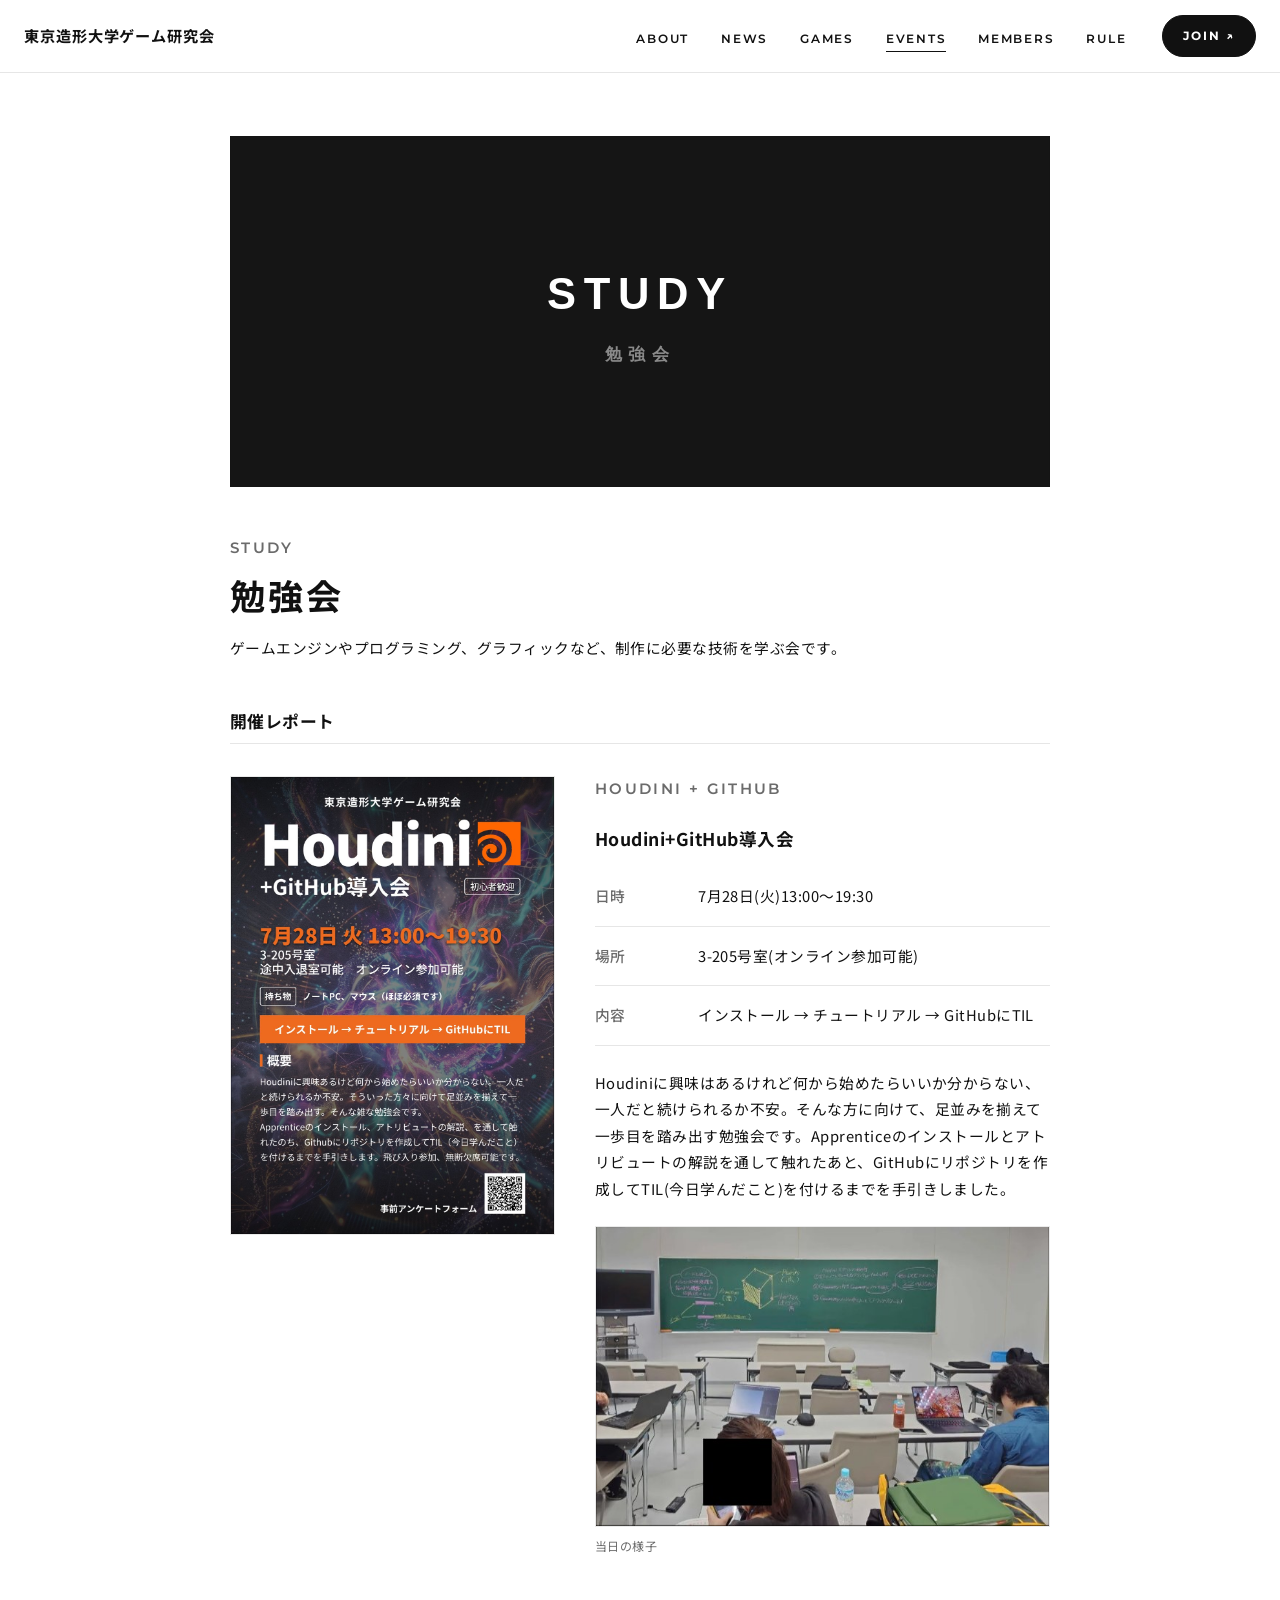
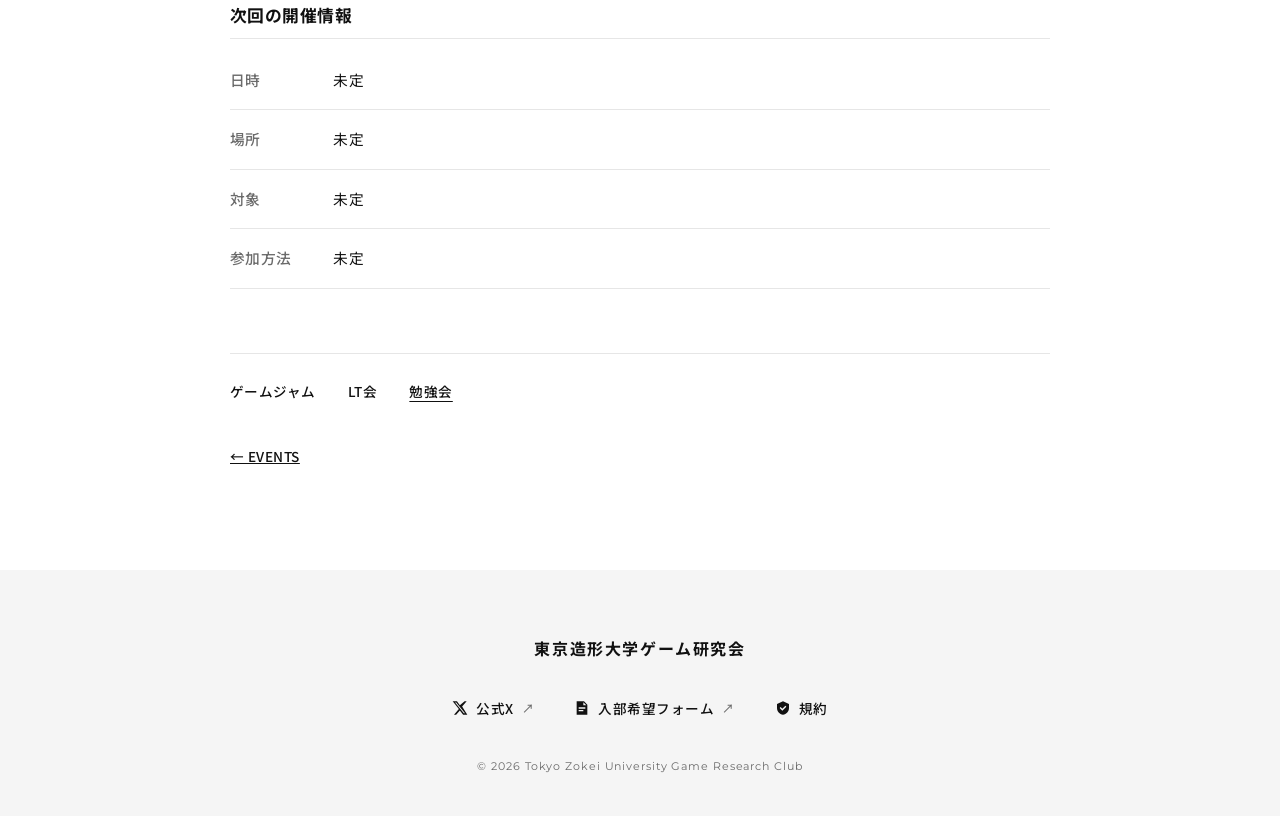
<file: events/study.html>
<!doctype html>
<html lang="ja">
<head>
  <meta charset="utf-8">
  <meta name="viewport" content="width=device-width, initial-scale=1">
  <title>勉強会 | 東京造形大学ゲーム研究会</title>
  <meta name="description" content="ゲームエンジンやプログラミング、グラフィックなど、制作に必要な技術を学ぶ会です。">
  <meta name="theme-color" content="#ffffff">
  <link rel="icon" href="../assets/img/favicon.svg" type="image/svg+xml">
  <link rel="preconnect" href="https://fonts.googleapis.com">
  <link rel="preconnect" href="https://fonts.gstatic.com" crossorigin>
  <link href="https://fonts.googleapis.com/css2?family=Montserrat:wght@500;600;700&family=Noto+Sans+JP:wght@400;500;700&display=swap" rel="stylesheet">
  <link rel="stylesheet" href="../css/style.css?v=20261116">
</head>
<body class="is-subpage">
  <a class="skip-link" href="#main">本文へスキップ</a>

  <!-- ===== ヘッダー(全ページ共通) ===== -->
  <header class="site-header is-solid" id="top">
    <div class="site-header__inner">
      <a class="site-logo" href="../index.html">東京造形大学ゲーム研究会</a>
      <button class="nav-toggle" type="button" aria-expanded="false" aria-controls="site-nav" aria-label="メニューを開く">
        <span></span><span></span><span></span>
      </button>
      <nav class="site-nav" id="site-nav" aria-label="メインメニュー">
        <ul class="site-nav__list">
          <li><a href="../index.html#about">ABOUT</a></li>
          <li><a href="../index.html#news">NEWS</a></li>
          <li><a href="../index.html#games">GAMES</a></li>
          <li><a href="../index.html#events" aria-current="page">EVENTS</a></li>
          <li><a href="../members.html">MEMBERS</a></li>
          <li><a href="../rule.html">RULE</a></li>
        </ul>
        <a class="nav-join" data-link="joinFormUrl" href="#" target="_blank" rel="noopener noreferrer">JOIN<span aria-hidden="true">↗</span></a>
      </nav>
    </div>
  </header>

  <main class="page" id="main">
    <div class="container prose">
      <div class="event-page__hero"><img src="../assets/img/events/study.svg" alt=""></div>
      <p class="event-page__label">STUDY</p>
      <h1>勉強会</h1>
      <p class="event-page__lead">ゲームエンジンやプログラミング、グラフィックなど、制作に必要な技術を学ぶ会です。</p>

      <h2>開催レポート</h2>
      <section class="event-feature">
        <figure class="event-feature__poster">
          <img src="../assets/img/events/houdini-poster.jpg" alt="Houdini+GitHub導入会のポスター" width="1000" height="1415" loading="lazy">
        </figure>
        <div class="event-feature__body">
          <p class="event-page__label">HOUDINI + GITHUB</p>
          <h3>Houdini+GitHub導入会</h3>
          <table class="info-table">
            <tr><th>日時</th><td>7月28日(火)13:00〜19:30</td></tr>
            <tr><th>場所</th><td>3-205号室(オンライン参加可能)</td></tr>
            <tr><th>内容</th><td>インストール → チュートリアル → GitHubにTIL</td></tr>
          </table>
          <p>Houdiniに興味はあるけれど何から始めたらいいか分からない、一人だと続けられるか不安。そんな方に向けて、足並みを揃えて一歩目を踏み出す勉強会です。Apprenticeのインストールとアトリビュートの解説を通して触れたあと、GitHubにリポジトリを作成してTIL(今日学んだこと)を付けるまでを手引きしました。</p>
          <figure class="event-feature__photo">
            <img src="../assets/img/events/houdini-report.jpg" alt="勉強会の様子。黒板にHoudiniのアトリビュートの解説が書かれ、参加者がノートPCで作業している" width="619" height="408" loading="lazy">
            <figcaption>当日の様子</figcaption>
          </figure>
        </div>
      </section>

      <!-- TODO: 次回の開催情報を書き換えてください -->
      <h2>次回の開催情報</h2>
      <table class="info-table">
        <tr><th>日時</th><td>未定</td></tr>
        <tr><th>場所</th><td>未定</td></tr>
        <tr><th>対象</th><td>未定</td></tr>
        <tr><th>参加方法</th><td>未定</td></tr>
      </table>


      <ul class="event-nav">
        <li><a href="gamejam.html">ゲームジャム</a></li>
        <li><a href="lt.html">LT会</a></li>
        <li><a href="study.html" aria-current="page">勉強会</a></li>
      </ul>
      <a class="back-link" href="../index.html#events">← EVENTS</a>
    </div>
  </main>

  <!-- ===== フッター(全ページ共通) ===== -->
  <footer class="site-footer">
    <div class="container site-footer__inner">
      <p class="site-footer__name">東京造形大学ゲーム研究会</p>
      <ul class="site-footer__links">
        <li><a data-link="xUrl" href="#" target="_blank" rel="noopener noreferrer"><svg viewBox="0 0 24 24" aria-hidden="true"><path d="M18.9 2H22l-6.8 7.8L23 22h-6.3l-4.9-6.4L6.2 22H3l7.3-8.4L1 2h6.4l4.4 5.9L18.9 2Zm-1.1 18h1.7L6.3 3.9H4.5L17.8 20Z"/></svg>公式X<span class="ext" aria-hidden="true">↗</span></a></li>
        <li><a data-link="joinFormUrl" href="#" target="_blank" rel="noopener noreferrer"><svg viewBox="0 0 24 24" aria-hidden="true"><path d="M6 2h9l5 5v15H4V2h2Zm8 1.5V8h4.5L14 3.5ZM7 11v2h10v-2H7Zm0 4v2h7v-2H7Z"/></svg>入部希望フォーム<span class="ext" aria-hidden="true">↗</span></a></li>
        <li><a href="../rule.html"><svg viewBox="0 0 24 24" aria-hidden="true"><path d="M12 2 3 6v6c0 5 3.8 9.4 9 10 5.2-.6 9-5 9-10V6l-9-4Zm-1 14-4-4 1.4-1.4L11 13.2l4.6-4.6L17 10l-6 6Z"/></svg>規約</a></li>
        <li class="contact-item" hidden><a data-link="contactEmail" href="#"><svg viewBox="0 0 24 24" aria-hidden="true"><path d="M2 4h20v16H2V4Zm2 2v.5l8 5 8-5V6H4Zm16 2.8-8 5-8-5V18h16V8.8Z"/></svg>お問い合わせ</a></li>
      </ul>
      <p class="site-footer__copy">&copy; <span class="js-year">2026</span> Tokyo Zokei University Game Research Club</p>
    </div>
  </footer>

  <a class="back-to-top" href="#top" aria-label="ページの先頭へ戻る"></a>

  <script src="../js/site-config.js?v=20261116"></script>
  <script src="../js/common.js?v=20261116"></script>

</body>
</html>
</file>
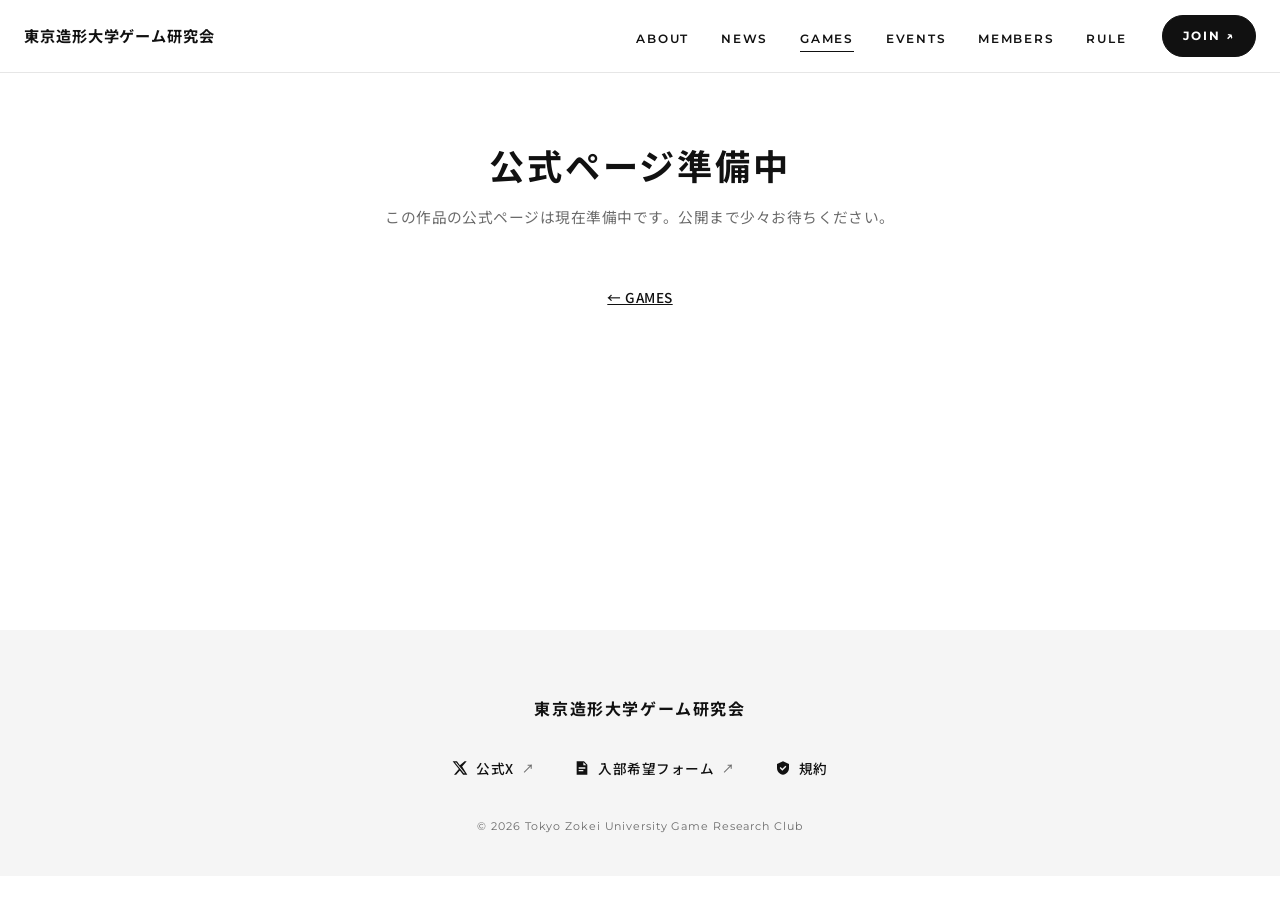
<file: games/coming-soon.html>
<!doctype html>
<html lang="ja">
<head>
  <meta charset="utf-8">
  <meta name="viewport" content="width=device-width, initial-scale=1">
  <title>公式ページ準備中 | 東京造形大学ゲーム研究会</title>
  <meta name="description" content="作品の公式ページは現在準備中です。">
  <meta name="theme-color" content="#ffffff">
  <link rel="icon" href="../assets/img/favicon.svg" type="image/svg+xml">
  <link rel="preconnect" href="https://fonts.googleapis.com">
  <link rel="preconnect" href="https://fonts.gstatic.com" crossorigin>
  <link href="https://fonts.googleapis.com/css2?family=Montserrat:wght@500;600;700&family=Noto+Sans+JP:wght@400;500;700&display=swap" rel="stylesheet">
  <link rel="stylesheet" href="../css/style.css?v=20261116">
</head>
<body class="is-subpage">
  <a class="skip-link" href="#main">本文へスキップ</a>

  <!-- ===== ヘッダー(全ページ共通) ===== -->
  <header class="site-header is-solid" id="top">
    <div class="site-header__inner">
      <a class="site-logo" href="../index.html">東京造形大学ゲーム研究会</a>
      <button class="nav-toggle" type="button" aria-expanded="false" aria-controls="site-nav" aria-label="メニューを開く">
        <span></span><span></span><span></span>
      </button>
      <nav class="site-nav" id="site-nav" aria-label="メインメニュー">
        <ul class="site-nav__list">
          <li><a href="../index.html#about">ABOUT</a></li>
          <li><a href="../index.html#news">NEWS</a></li>
          <li><a href="../index.html#games" aria-current="page">GAMES</a></li>
          <li><a href="../index.html#events">EVENTS</a></li>
          <li><a href="../members.html">MEMBERS</a></li>
          <li><a href="../rule.html">RULE</a></li>
        </ul>
        <a class="nav-join" data-link="joinFormUrl" href="#" target="_blank" rel="noopener noreferrer">JOIN<span aria-hidden="true">↗</span></a>
      </nav>
    </div>
  </header>

  <main class="page coming-soon" id="main">
    <div class="container">
      <img id="cs-img" alt="" hidden>
      <p class="game-card__meta" id="cs-meta"></p>
      <h1 id="cs-title">公式ページ準備中</h1>
      <p id="cs-desc">この作品の公式ページは現在準備中です。公開まで少々お待ちください。</p>
      <a class="back-link" href="../index.html#games">← GAMES</a>
    </div>
  </main>

  <!-- ===== フッター(全ページ共通) ===== -->
  <footer class="site-footer">
    <div class="container site-footer__inner">
      <p class="site-footer__name">東京造形大学ゲーム研究会</p>
      <ul class="site-footer__links">
        <li><a data-link="xUrl" href="#" target="_blank" rel="noopener noreferrer"><svg viewBox="0 0 24 24" aria-hidden="true"><path d="M18.9 2H22l-6.8 7.8L23 22h-6.3l-4.9-6.4L6.2 22H3l7.3-8.4L1 2h6.4l4.4 5.9L18.9 2Zm-1.1 18h1.7L6.3 3.9H4.5L17.8 20Z"/></svg>公式X<span class="ext" aria-hidden="true">↗</span></a></li>
        <li><a data-link="joinFormUrl" href="#" target="_blank" rel="noopener noreferrer"><svg viewBox="0 0 24 24" aria-hidden="true"><path d="M6 2h9l5 5v15H4V2h2Zm8 1.5V8h4.5L14 3.5ZM7 11v2h10v-2H7Zm0 4v2h7v-2H7Z"/></svg>入部希望フォーム<span class="ext" aria-hidden="true">↗</span></a></li>
        <li><a href="../rule.html"><svg viewBox="0 0 24 24" aria-hidden="true"><path d="M12 2 3 6v6c0 5 3.8 9.4 9 10 5.2-.6 9-5 9-10V6l-9-4Zm-1 14-4-4 1.4-1.4L11 13.2l4.6-4.6L17 10l-6 6Z"/></svg>規約</a></li>
        <li class="contact-item" hidden><a data-link="contactEmail" href="#"><svg viewBox="0 0 24 24" aria-hidden="true"><path d="M2 4h20v16H2V4Zm2 2v.5l8 5 8-5V6H4Zm16 2.8-8 5-8-5V18h16V8.8Z"/></svg>お問い合わせ</a></li>
      </ul>
      <p class="site-footer__copy">&copy; <span class="js-year">2026</span> Tokyo Zokei University Game Research Club</p>
    </div>
  </footer>

  <a class="back-to-top" href="#top" aria-label="ページの先頭へ戻る"></a>

  <script src="../js/site-config.js?v=20261116"></script>
  <script src="../js/common.js?v=20261116"></script>
  <script src="../js/games.js?v=20261116"></script>
  <script>
    (function () {
      var id = new URLSearchParams(location.search).get("id");
      var g = (window.GAMES || []).filter(function (x) { return x.id === id; })[0];
      if (!g) return;
      document.title = g.title + "(準備中)| 東京造形大学ゲーム研究会";
      var img = document.getElementById("cs-img");
      if (g.thumbnail) { img.src = "../" + g.thumbnail; img.hidden = false; }
      document.getElementById("cs-meta").textContent = [g.genre, g.year, g.platform].filter(Boolean).join(" / ");
      document.getElementById("cs-title").textContent = g.title;
      if (g.description) document.getElementById("cs-desc").textContent = g.description;
    })();
  </script>
</body>
</html>
</file>
<file: css/style.css>
/* =========================================================
   東京造形大学ゲーム研究会 公式サイト
   白と黒を基調にしたエディトリアルデザイン
   色やフォントは :root の変数でまとめて変更できます
   ========================================================= */
:root {
  --bg: #ffffff;
  --bg-sub: #f5f5f5;
  --text: #111111;
  --text-muted: #6b6b6b;
  --line: #e6e6e6;
  --thumb-line: #eaeaea;
  --header-h: 72px;
  --container: 1200px;
  --font: "Noto Sans JP", "Hiragino Kaku Gothic ProN", "Hiragino Sans", "Yu Gothic", Meiryo, sans-serif;
  --font-en: "Montserrat", "Noto Sans JP", sans-serif;
  --ease: cubic-bezier(.2, .7, .2, 1);
}

*, *::before, *::after { box-sizing: border-box; }
html { scroll-behavior: smooth; scroll-padding-top: var(--header-h); -webkit-text-size-adjust: 100%; }
body {
  margin: 0;
  font-family: var(--font);
  font-weight: 400;
  line-height: 1.8;
  letter-spacing: .03em;
  color: var(--text);
  background: var(--bg);
  overflow-x: hidden;
  -webkit-font-smoothing: antialiased;
}
body.nav-open { overflow: hidden; }
img, video { max-width: 100%; display: block; }
a { color: inherit; }
h1, h2, h3 { line-height: 1.4; margin: 0; font-weight: 700; }
[hidden] { display: none !important; }

.container { width: min(var(--container), 100% - 48px); margin-inline: auto; }
@media (max-width: 768px) { .container { width: calc(100% - 32px); } }

.visually-hidden {
  position: absolute !important; width: 1px; height: 1px; overflow: hidden;
  clip: rect(0 0 0 0); white-space: nowrap;
}
.skip-link {
  position: absolute; left: 8px; top: -60px; z-index: 1000;
  background: var(--text); color: #fff; padding: 8px 16px;
}
.skip-link:focus { top: 8px; }
:focus-visible { outline: 2px solid var(--text); outline-offset: 3px; }

/* ---------- ボタン ---------- */
.btn {
  display: inline-flex; align-items: center; justify-content: center; gap: 10px;
  min-width: 220px; padding: 14px 32px;
  font-weight: 700; font-size: .88rem; letter-spacing: .08em;
  text-decoration: none; border: 1px solid var(--text);
  transition: background .25s, color .25s;
}
.btn--primary { background: var(--text); color: #fff; }
.btn--primary:hover { background: #fff; color: var(--text); }

/* ---------- セクション共通 ---------- */
.section { padding: clamp(80px, 11vw, 140px) 0; }
.section__title {
  font-family: var(--font-en); font-weight: 600; letter-spacing: .12em;
  font-size: clamp(1.9rem, 4vw, 2.8rem); line-height: 1.1; margin-bottom: 48px;
}
.section__title span {
  display: block; margin-top: 12px; font-family: var(--font); font-weight: 500;
  font-size: .85rem; letter-spacing: .1em; color: var(--text-muted);
}
.notice { color: var(--text-muted); }

/* =========================================================
   ヘッダー
   ========================================================= */
.site-header {
  position: fixed; inset: 0 0 auto; z-index: 100; height: var(--header-h);
  color: #fff;
  transition: background .3s, color .3s, box-shadow .3s, opacity .8s ease .2s;
}
.site-header.is-solid, .site-header.is-scrolled, body.nav-open .site-header {
  background: #fff;
  color: var(--text);
  box-shadow: 0 1px 0 var(--line);
}
.site-header__inner {
  height: 100%; width: min(1320px, 100% - 48px); margin-inline: auto;
  display: flex; align-items: center; justify-content: space-between; gap: 24px;
}
.site-logo { font-weight: 700; font-size: .95rem; text-decoration: none; letter-spacing: .06em; white-space: nowrap; }
.site-nav { display: flex; align-items: center; gap: 36px; }
.site-nav__list { display: flex; gap: 32px; list-style: none; margin: 0; padding: 0; }
.site-nav__list a {
  font-family: var(--font-en); font-weight: 600; font-size: .78rem; letter-spacing: .14em;
  text-decoration: none; position: relative; padding: 6px 0; white-space: nowrap;
}
.site-nav__list a::after {
  content: ""; position: absolute; left: 0; right: 0; bottom: 0; height: 1px;
  background: currentColor; transform: scaleX(0); transition: transform .3s; transform-origin: right;
}
.site-nav__list a:hover::after, .site-nav__list a[aria-current="page"]::after { transform: scaleX(1); transform-origin: left; }

/* JOIN は独立したピル型ボタン(外部リンク) */
.nav-join {
  display: inline-flex; align-items: center; gap: 6px;
  padding: 9px 20px; border-radius: 999px;
  font-family: var(--font-en); font-weight: 700; font-size: .76rem; letter-spacing: .14em;
  text-decoration: none; background: var(--text); color: #fff; border: 1px solid var(--text);
  transition: background .25s, color .25s, border-color .25s;
}
.nav-join:hover { background: #fff; color: var(--text); }
/* 映像の上(白文字のとき)は白いボタンに反転 */
.site-header:not(.is-solid):not(.is-scrolled) .nav-join { background: #fff; color: var(--text); border-color: #fff; }
.site-header:not(.is-solid):not(.is-scrolled) .nav-join:hover { background: transparent; color: #fff; }
body.nav-open .site-header .nav-join { background: var(--text); color: #fff; border-color: var(--text); }

.nav-toggle {
  display: none; width: 44px; height: 44px; border: 0; background: none; cursor: pointer;
  position: relative; z-index: 2; padding: 0; color: inherit; margin-right: -10px;
}
.nav-toggle span {
  position: absolute; left: 10px; right: 10px; height: 1.5px; background: currentColor;
  transition: transform .3s, opacity .3s;
}
.nav-toggle span:nth-child(1) { top: 15px; }
.nav-toggle span:nth-child(2) { top: 21px; }
.nav-toggle span:nth-child(3) { top: 27px; }
.nav-toggle[aria-expanded="true"] span:nth-child(1) { transform: translateY(6px) rotate(45deg); }
.nav-toggle[aria-expanded="true"] span:nth-child(2) { opacity: 0; }
.nav-toggle[aria-expanded="true"] span:nth-child(3) { transform: translateY(-6px) rotate(-45deg); }

@media (max-width: 960px) {
  :root { --header-h: 60px; }
  .site-header__inner { width: calc(100% - 32px); }
  .site-logo { font-size: .85rem; }
  .nav-toggle { display: block; }
  .site-nav {
    position: fixed; inset: var(--header-h) 0 0; background: #fff; color: var(--text);
    flex-direction: column; align-items: stretch; gap: 32px; padding: 16px 24px 40px; overflow-y: auto;
    opacity: 0; visibility: hidden; transition: opacity .3s, visibility .3s;
  }
  .site-nav.is-open { opacity: 1; visibility: visible; }
  .site-nav__list { flex-direction: column; gap: 0; }
  .site-nav__list li { border-bottom: 1px solid var(--line); }
  .site-nav__list a { display: block; font-size: 1rem; padding: 18px 0; }
  .site-nav__list a::after { display: none; }
  .nav-join { align-self: flex-start; padding: 14px 32px; font-size: .9rem; }
}

/* =========================================================
   オープニング(初回のみ)
   ========================================================= */
.intro {
  position: fixed; inset: 0; z-index: 500; background: #000;
  display: grid; place-items: center; padding: 0 24px;
  transition: opacity .9s ease, visibility .9s;
}
.intro__title {
  margin: 0; color: #fff; font-weight: 700; text-align: center;
  font-size: clamp(1.4rem, 4.4vw, 3.2rem); letter-spacing: .16em;
  opacity: 0; animation: intro-in 1.2s ease .3s forwards;
}
@keyframes intro-in { from { opacity: 0; transform: translateY(6px); } to { opacity: 1; transform: none; } }
.intro.is-done { opacity: 0; visibility: hidden; }
.is-intro body { overflow: hidden; }
.is-intro .site-header { opacity: 0; }

/* =========================================================
   Hero
   ========================================================= */
.hero {
  position: relative; height: 100vh; height: 100svh; min-height: 520px;
  overflow: hidden; background: #000; color: #fff;
}
.hero__slides { position: absolute; inset: 0; }
.hero__slide { position: absolute; inset: 0; opacity: 0; transition: opacity 1.2s ease; }
.hero__slide.is-active { opacity: 1; }
.hero__slide img, .hero__slide video {
  position: absolute; inset: 0; width: 100%; height: 100%; object-fit: cover;
}
.hero__slide video { opacity: 0; transition: opacity .6s; }
.hero__slide video.is-ready { opacity: 1; }
.hero__slide.is-active img { animation: hero-zoom 6s linear forwards; }
@keyframes hero-zoom { from { transform: scale(1.06); } to { transform: scale(1); } }

/* 下部20%に控えめな黒グラデーション(タイトルとバーを常に読めるように)+上部はヘッダー用 */
.hero__shade {
  position: absolute; inset: 0; pointer-events: none;
  background:
    linear-gradient(to top, rgb(0 0 0 / .5) 0%, rgb(0 0 0 / 0) 20%),
    linear-gradient(to bottom, rgb(0 0 0 / .3) 0%, rgb(0 0 0 / 0) 15%);
}

.hero__caption {
  position: absolute; left: max(24px, calc((100% - 1320px) / 2)); bottom: 36px; z-index: 2; margin: 0;
  display: flex; align-items: center; gap: 14px;
  font-weight: 700; font-size: clamp(.95rem, 1.6vw, 1.15rem); letter-spacing: .12em;
  text-shadow: 0 1px 8px rgb(0 0 0 / .45);
}
.hero__caption::before { content: ""; width: 28px; height: 1px; background: currentColor; }
.hero__caption.is-in { animation: caption-in .8s ease both; }
@keyframes caption-in { from { opacity: 0; transform: translateX(-8px); } to { opacity: 1; transform: none; } }

/* プログレスバー(クリック/タップでそのスライドへ) */
.hero__dots {
  position: absolute; right: max(24px, calc((100% - 1320px) / 2)); bottom: 30px; z-index: 2;
  list-style: none; margin: 0; padding: 0; display: flex; gap: 10px;
}
.hero__dot {
  display: block; width: 56px; height: 28px; padding: 0; border: 0; background: none; cursor: pointer;
  position: relative;
}
.hero__dot-bar {
  position: absolute; left: 0; right: 0; top: 50%; height: 2px; margin-top: -1px;
  background: rgb(255 255 255 / .4); overflow: hidden; box-shadow: 0 0 6px rgb(0 0 0 / .25);
}
.hero__dot-bar::after {
  content: ""; position: absolute; inset: 0; background: #fff;
  transform: scaleX(0); transform-origin: left;
}
.hero__dot:hover .hero__dot-bar { background: rgb(255 255 255 / .7); }
.hero__dot.is-active .hero__dot-bar::after { animation: dot-progress var(--duration, 5s) linear forwards; }
.hero.is-static .hero__dot.is-active .hero__dot-bar::after { animation: none; transform: none; }
@keyframes dot-progress { to { transform: scaleX(1); } }

@media (max-width: 768px) {
  .hero__caption { left: 16px; bottom: 28px; }
  .hero__dots { right: 16px; bottom: 22px; gap: 8px; }
  .hero__dot { width: 36px; height: 32px; }
}

/* =========================================================
   ABOUT
   ========================================================= */
.about__inner { display: grid; grid-template-columns: minmax(0, 5fr) minmax(0, 7fr); gap: 48px; }
.about .section__title { margin-bottom: 0; }
.about__body p { margin: 0 0 1.4em; font-size: clamp(.95rem, 1.3vw, 1.05rem); line-height: 2.1; }
.about__body p:last-child { margin-bottom: 0; }
@media (max-width: 860px) {
  .about__inner { grid-template-columns: 1fr; gap: 32px; }
}

/* =========================================================
   特設バナー(3:1。NEWS の一番上に小さく表示)
   ========================================================= */
.feature-banner { width: min(100%, 540px); margin: 0 0 16px; }
.feature-banner__link { display: block; overflow: hidden; border: 1px solid var(--thumb-line); background: var(--bg-sub); }
.feature-banner__link img { width: 100%; height: auto; aspect-ratio: 3 / 1; object-fit: cover; transition: transform .6s var(--ease); }
a.feature-banner__link[href]:hover img { transform: scale(1.02); }

/* =========================================================
   NEWS(白背景 + 上下が白にフェードするドット)
   ========================================================= */
.news { position: relative; padding: clamp(80px, 10vw, 120px) 0; background: var(--bg); isolation: isolate; }
.news::before {
  content: ""; position: absolute; inset: 0; z-index: -1; pointer-events: none;
  background: url("../assets/img/news-dots.svg") center top / 1600px 420px repeat-x;
  -webkit-mask-image: linear-gradient(to bottom, transparent 0%, #000 15%, #000 75%, transparent 100%);
          mask-image: linear-gradient(to bottom, transparent 0%, #000 15%, #000 75%, transparent 100%);
}
.news__inner { display: grid; grid-template-columns: 220px 1fr; gap: 32px; align-items: start; }
.news .section__title { margin-bottom: 0; }
.news-list { list-style: none; margin: 0; padding: 0; display: grid; gap: 10px; }
.news-item__inner {
  display: grid; grid-template-columns: 96px 72px minmax(0, 1fr) 16px; align-items: center; gap: 16px;
  min-height: 60px; padding: 0 24px; text-decoration: none;
  background: #fff; border: 1px solid var(--line);
  box-shadow: 0 4px 16px rgb(0 0 0 / .03);
  transition: border-color .2s, transform .2s;
}
a.news-item__inner:hover { border-color: var(--text); transform: translateX(4px); }
.news-item__date { font-family: var(--font-en); font-weight: 500; font-size: .8rem; letter-spacing: .06em; color: var(--text-muted); }
.news-item__cat {
  justify-self: start; font-family: var(--font-en); font-weight: 600; font-size: .62rem; letter-spacing: .12em;
  padding: 2px 8px; border: 1px solid var(--text);
}
.news-item__cat:empty { visibility: hidden; }
.news-item__title { font-size: .92rem; font-weight: 500; overflow: hidden; text-overflow: ellipsis; white-space: nowrap; }
.news-item__arrow { font-size: .85rem; justify-self: end; }
.news-more {
  display: block; margin: 24px auto 0; padding: 12px 40px; cursor: pointer;
  font-family: var(--font-en); font-weight: 600; font-size: .78rem; letter-spacing: .16em;
  background: #fff; color: var(--text); border: 1px solid var(--text); transition: background .2s, color .2s;
}
.news-more:hover { background: var(--text); color: #fff; }
@media (max-width: 768px) {
  .news__inner { grid-template-columns: 1fr; gap: 28px; }
  .news-item__inner {
    grid-template-columns: auto 1fr 16px; grid-template-rows: auto auto; gap: 4px 12px; padding: 14px 16px;
  }
  .news-item__title { grid-column: 1 / 3; white-space: normal; }
  .news-item__arrow { grid-column: 3; grid-row: 1 / 3; }
}

/* =========================================================
   GAMES
   ========================================================= */
.game-grid {
  list-style: none; margin: 0; padding: 0;
  display: grid; grid-template-columns: repeat(auto-fill, minmax(300px, 1fr)); gap: 48px 32px;
}
.game-card__link { display: block; text-decoration: none; cursor: pointer; }
/* 白を含む画像でも輪郭が分かるように薄い枠線 */
.game-card__thumb {
  position: relative; aspect-ratio: 16 / 9; overflow: hidden;
  background: var(--bg-sub); border: 1px solid var(--thumb-line);
}
.game-card__thumb img, .game-card__video {
  position: absolute; inset: 0; width: 100%; height: 100%; object-fit: cover;
  transition: transform .6s var(--ease);
}
.game-card__video { opacity: 0; transition: opacity .4s, transform .6s var(--ease); }
.game-card__video.is-playing { opacity: 1; }

/* ホバー時のオーバーレイ(サムネイルは隠さず下部にだけ情報を出す) */
.game-card__overlay {
  position: absolute; inset: auto 0 0 0; padding: 48px 20px 16px;
  display: flex; flex-direction: column; gap: 8px; color: #fff;
  background: linear-gradient(to top, rgb(0 0 0 / .78) 0%, rgb(0 0 0 / .45) 60%, rgb(0 0 0 / 0) 100%);
  opacity: 0; transform: translateY(8px); transition: opacity .35s ease, transform .35s ease;
  pointer-events: none;
}
.game-card__excerpt {
  margin: 0; font-size: .8rem; line-height: 1.7;
  display: -webkit-box; -webkit-line-clamp: 2; -webkit-box-orient: vertical; overflow: hidden;
}
.game-card__action {
  align-self: flex-start; font-family: var(--font-en); font-weight: 700; font-size: .7rem; letter-spacing: .16em;
  padding-bottom: 2px; border-bottom: 1px solid currentColor;
}
.game-card__action::after { content: " →"; }
@media (hover: hover) and (pointer: fine) {
  .game-card__link:hover .game-card__thumb img,
  .game-card__link:hover .game-card__video { transform: scale(1.05); }
  .game-card__link:hover .game-card__overlay,
  .game-card__link:focus-visible .game-card__overlay { opacity: 1; transform: none; }
}
.game-card__body { padding-top: 16px; }
.game-card__title { font-size: 1rem; font-weight: 700; }
.game-card__meta { margin: 4px 0 0; font-size: .78rem; color: var(--text-muted); }
.tags { list-style: none; display: flex; flex-wrap: wrap; gap: 6px; padding: 0; margin: 0 0 16px; }
.tags:empty { display: none; }
.tags li { font-size: .72rem; padding: 2px 10px; border: 1px solid var(--line); color: var(--text-muted); }

/* ---------- 作品の詳細ダイアログ ---------- */
.game-dialog {
  width: min(880px, 100% - 32px); max-height: calc(100dvh - 48px); padding: 0; border: 0;
  background: #fff; color: var(--text); overflow: hidden;
}
.game-dialog[open] { display: flex; flex-direction: column; animation: dialog-in .25s ease; }
.game-dialog::backdrop { background: rgb(0 0 0 / .6); }
@keyframes dialog-in { from { opacity: 0; transform: translateY(16px); } }
/* × ボタンは独立したヘッダーバーに置き、映像と重ならないようにする */
.game-dialog__head {
  flex: none; display: flex; align-items: center; justify-content: space-between; gap: 16px;
  height: 56px; padding: 0 8px 0 24px; border-bottom: 1px solid var(--line);
}
.game-dialog__title { font-size: 1.05rem; white-space: nowrap; overflow: hidden; text-overflow: ellipsis; }
.game-dialog__close {
  flex: none; position: relative; width: 44px; height: 44px; border: 0; background: none; cursor: pointer;
}
.game-dialog__close::before, .game-dialog__close::after {
  content: ""; position: absolute; left: 12px; right: 12px; top: 50%; height: 1.5px; background: var(--text);
}
.game-dialog__close::before { transform: rotate(45deg); }
.game-dialog__close::after { transform: rotate(-45deg); }
.game-dialog__scroll { overflow-y: auto; overscroll-behavior: contain; }
.game-dialog__media { background: #000; }
.game-dialog__img { width: 100%; aspect-ratio: 16 / 9; object-fit: cover; }
.game-dialog__player { aspect-ratio: 16 / 9; }
.game-dialog__player iframe { width: 100%; height: 100%; border: 0; display: block; }
.game-dialog__text { padding: 20px 24px 28px; display: flex; flex-direction: column; }
.game-dialog__meta { margin: 0 0 12px; font-size: .78rem; color: var(--text-muted); }
.game-dialog__desc { margin: 0 0 16px; font-size: .92rem; }
.game-dialog__meta:empty, .game-dialog__desc:empty, .game-dialog__credits:empty { display: none; }
.game-dialog__gallery { display: flex; flex-wrap: wrap; gap: 8px; margin: 0 0 20px; }
/* 立ち絵などは縦に大きくなりすぎないよう高さを制限 */
.game-dialog__gallery img {
  max-height: 28vh; width: auto; max-width: 100%; object-fit: contain;
  border: 1px solid var(--thumb-line); background: #fff;
}
.game-dialog__credits { margin: 0 0 20px; font-size: .78rem; color: var(--text-muted); }
.game-dialog__link { align-self: flex-start; }
.game-dialog__link::after { content: "→"; }
@media (max-width: 768px) {
  .game-dialog { width: calc(100% - 24px); max-height: calc(100dvh - 24px); }
  .game-dialog__head { height: 52px; padding-left: 16px; }
  .game-dialog__text { padding: 16px 16px 20px; }
  .game-dialog__desc { font-size: .88rem; margin-bottom: 12px; }
  .game-dialog__link { align-self: stretch; min-width: 0; }
}

/* =========================================================
   EVENTS(Bento Grid:左にゲームジャム、右に LT・勉強会を2段)
   ========================================================= */
.event-grid {
  list-style: none; margin: 0; padding: 0;
  display: grid; grid-template-columns: minmax(0, 2fr) minmax(0, 1fr);
  grid-template-rows: auto auto; gap: 24px;
}
.event-card--main { grid-row: 1 / span 2; }
.event-card { display: flex; }
.event-card__link { display: flex; flex-direction: column; width: 100%; text-decoration: none; }
.event-card__thumb {
  position: relative; overflow: hidden; background: #151515; border: 1px solid var(--thumb-line);
  aspect-ratio: 16 / 9;
}
/* 左の大きいカードは右2段の高さに合わせて伸びる */
.event-card--main .event-card__thumb { flex: 1; aspect-ratio: auto; min-height: 240px; }
/* 縦長ポスターはタイトル部分(上寄り)を見せる */
.event-card--main .event-card__thumb { background: #0d1117; }
/* 縦長ポスターを引き延ばさず全体を表示(仮置き) */
.event-card--main .event-card__thumb img { object-fit: contain; }
.event-card__thumb img {
  position: absolute; inset: 0; width: 100%; height: 100%; object-fit: cover;
  transition: transform .6s var(--ease);
}
.event-card__link:hover .event-card__thumb img { transform: scale(1.05); }
.event-card__body {
  flex: none; padding-top: 14px; display: flex; align-items: baseline; justify-content: space-between; gap: 12px;
}
.event-card__title { font-size: 1rem; white-space: nowrap; }
.event-card--main .event-card__title { font-size: 1.2rem; }
.event-card__label {
  margin: 0; font-family: var(--font-en); font-weight: 600; font-size: .68rem; letter-spacing: .14em;
  color: var(--text-muted); white-space: nowrap;
}
@media (max-width: 768px) {
  .event-grid { grid-template-columns: 1fr; gap: 32px; }
  .event-card--main { grid-row: auto; }
  .event-card--main .event-card__thumb { aspect-ratio: 4 / 3; flex: none; min-height: 0; }
  .event-card__body { flex-direction: column; align-items: flex-start; gap: 2px; }
}

/* イベント詳細ページ */
.event-page__hero { aspect-ratio: 21 / 9; overflow: hidden; background: #151515; margin-bottom: 48px; }
.event-page__hero img { width: 100%; height: 100%; object-fit: cover; }
.event-page__label { margin: 0 0 8px; font-family: var(--font-en); font-weight: 600; font-size: .75rem; letter-spacing: .16em; color: var(--text-muted); }
.event-page__lead { margin: 16px 0 0; font-size: .95rem; }
.info-table { width: 100%; border-collapse: collapse; margin: 0 0 8px; font-size: .92rem; }
.info-table th, .info-table td { text-align: left; padding: 16px 0; border-bottom: 1px solid var(--line); vertical-align: top; }
.info-table th { width: 7em; font-weight: 500; color: var(--text-muted); }
.prose .event-nav, .event-nav { list-style: none; padding: 24px 0 0; margin: 64px 0 0; display: flex; flex-wrap: wrap; gap: 8px 32px; border-top: 1px solid var(--line); }
.event-nav a { font-size: .85rem; font-weight: 500; text-decoration: none; white-space: nowrap; }
.event-nav a[aria-current="page"] { text-decoration: underline; text-underline-offset: 4px; }

/* ポスター + 情報の2カラム(ゲームジャム・勉強会レポート) */
.event-feature {
  display: grid; grid-template-columns: minmax(0, 5fr) minmax(0, 7fr); gap: 40px; align-items: start; margin: 32px 0 16px;
}
.event-feature__poster { margin: 0; border: 1px solid var(--thumb-line); }
.event-feature__poster img { width: 100%; height: auto; }
.event-feature__body h2, .prose .event-feature__body h2 { margin: 0 0 16px; padding: 0; border: 0; font-size: 1.15rem; }
.event-feature__body h3 { font-size: 1.1rem; margin-bottom: 16px; }
.event-feature__body p { margin: 0 0 24px; }
.event-feature__body .info-table { margin-bottom: 24px; }
.event-feature__photo { margin: 0; }
.event-feature__photo img { width: 100%; height: auto; border: 1px solid var(--thumb-line); }
.event-feature__photo figcaption { margin-top: 8px; font-size: .75rem; color: var(--text-muted); }
@media (max-width: 768px) {
  .event-feature { grid-template-columns: 1fr; gap: 24px; }
  .event-feature__poster { max-width: 420px; }
}

/* =========================================================
   部員紹介
   ========================================================= */
.member-grid {
  list-style: none; margin: 0; padding: 0;
  display: grid; grid-template-columns: repeat(auto-fill, minmax(200px, 1fr)); gap: 40px 24px;
}
.member__photo {
  aspect-ratio: 1; background: var(--bg-sub); display: grid; place-items: center; overflow: hidden;
  border: 1px solid var(--thumb-line);
  font-family: var(--font-en); font-weight: 600; font-size: 2.4rem; letter-spacing: .06em; color: #bdbdbd;
}
.member__photo img { width: 100%; height: 100%; object-fit: cover; }
.member__role { margin: 16px 0 2px; font-size: .72rem; font-weight: 500; color: var(--text-muted); letter-spacing: .08em; min-height: 1.3em; }
.member__name { font-size: 1.05rem; }
.member__part { margin: 4px 0 0; font-size: .82rem; color: var(--text-muted); }
.member__works { list-style: none; margin: 12px 0 0; padding: 0; display: flex; flex-wrap: wrap; gap: 6px; }
.member__works li { font-size: .7rem; padding: 1px 8px; border: 1px solid var(--line); }
.member__x { display: inline-block; margin-top: 12px; font-family: var(--font-en); font-size: .72rem; font-weight: 600; letter-spacing: .1em; }
@media (max-width: 768px) {
  .member-grid { grid-template-columns: repeat(2, minmax(0, 1fr)); gap: 32px 16px; }
}

/* =========================================================
   規約(RULE)ページ
   ========================================================= */
.page__lead { margin: -24px 0 48px; color: var(--text-muted); font-size: .92rem; }
.prose .rule-list, .rule-list { list-style: none; margin: 0 0 48px; padding: 0; counter-reset: rule; border-top: 1px solid var(--line); }
.rule-list li {
  counter-increment: rule; display: grid; grid-template-columns: 56px 160px minmax(0, 1fr); gap: 16px;
  padding: 24px 0; border-bottom: 1px solid var(--line);
}
.rule-list li::before {
  content: counter(rule, decimal-leading-zero); font-family: var(--font-en); font-weight: 600;
  font-size: .85rem; letter-spacing: .1em; color: var(--text-muted); padding-top: 2px;
}
.prose .rule-list h2 { margin: 0; padding: 0; border: 0; font-size: 1rem; }
.rule-list p { margin: 0; }
@media (max-width: 768px) {
  .rule-list li { grid-template-columns: 40px minmax(0, 1fr); gap: 4px 12px; }
  .rule-list p { grid-column: 2; }
}

/* =========================================================
   下層ページ共通
   ========================================================= */
.page { padding: calc(var(--header-h) + 64px) 0 100px; min-height: 70vh; }
.page h1 { font-size: clamp(1.5rem, 3.5vw, 2.2rem); margin-bottom: 8px; letter-spacing: .08em; }
.page h1.section__title { font-size: clamp(1.9rem, 4vw, 2.8rem); margin-bottom: 48px; }
.prose { max-width: 820px; }
.prose h2 { font-size: 1.05rem; margin: 48px 0 12px; padding-bottom: 10px; border-bottom: 1px solid var(--line); }
.prose p, .prose li { font-size: .92rem; }
.prose ol, .prose ul { padding-left: 1.4em; }
.coming-soon { text-align: center; }
.coming-soon img { width: min(720px, 100%); margin: 0 auto 32px; aspect-ratio: 16 / 9; object-fit: cover; border: 1px solid var(--thumb-line); }
.coming-soon .game-card__meta { margin-bottom: 4px; }
.coming-soon p { color: var(--text-muted); font-size: .92rem; }
.back-link { display: inline-block; margin-top: 40px; font-size: .85rem; font-weight: 500; }
/* スマホでは下層ページを確実に1カラム全幅にする */
@media (max-width: 768px) {
  .page { padding: calc(var(--header-h) + 40px) 0 72px; }
  .page .container, .prose { width: calc(100% - 32px); max-width: none; margin-inline: auto; border: 0; }
  .event-page__hero { aspect-ratio: 16 / 9; margin-bottom: 32px; }
  .info-table th { width: 5.5em; }
}

/* =========================================================
   フッター
   ========================================================= */
.site-footer { background: var(--bg-sub); padding: 64px 0 40px; }
.site-footer__inner { display: grid; gap: 32px; justify-items: center; text-align: center; }
.site-footer__name { margin: 0; font-weight: 700; font-size: 1rem; letter-spacing: .1em; }
.site-footer__links { list-style: none; padding: 0; margin: 0; display: flex; flex-wrap: wrap; justify-content: center; gap: 12px 40px; }
.site-footer__links a {
  display: inline-flex; align-items: center; gap: 8px; text-decoration: none; font-size: .85rem; font-weight: 500;
}
.site-footer__links a:hover { text-decoration: underline; text-underline-offset: 4px; }
.site-footer__links svg { width: 16px; height: 16px; fill: currentColor; flex: none; }
.site-footer__links .ext { font-size: .75rem; color: var(--text-muted); }
.site-footer__copy { margin: 0; font-family: var(--font-en); font-size: .7rem; letter-spacing: .08em; color: var(--text-muted); }
/* スマホでは右下の Top ボタンとコピーライトが重ならないよう余白を確保 */
@media (max-width: 768px) {
  .site-footer { padding: 56px 0 96px; }
  .site-footer__links { flex-direction: column; align-items: center; gap: 16px; }
}

/* ---------- Topに戻る ---------- */
.back-to-top {
  position: fixed; right: 24px; bottom: 24px; z-index: 90; width: 48px; height: 48px;
  display: grid; place-items: center; background: var(--text); text-decoration: none;
  opacity: 0; visibility: hidden; transition: opacity .3s, visibility .3s;
}
.back-to-top::before { content: ""; width: 9px; height: 9px; margin-top: 4px; border-top: 1.5px solid #fff; border-left: 1.5px solid #fff; transform: rotate(45deg); }
.back-to-top.is-visible { opacity: 1; visibility: visible; }
/* モーダル・メニューを開いている間は隠す */
body.modal-open .back-to-top, body.nav-open .back-to-top { opacity: 0; pointer-events: none; visibility: hidden; }
@media (max-width: 768px) {
  .back-to-top { right: 16px; bottom: 16px; width: 44px; height: 44px; }
}

/* ---------- スクロール表示アニメーション ---------- */
.reveal { opacity: 0; transition: opacity .6s ease; }
.reveal.is-in { opacity: 1; }

/* ---------- 動きを減らす設定 ---------- */
@media (prefers-reduced-motion: reduce) {
  html { scroll-behavior: auto; }
  *, *::before, *::after { animation-duration: .01ms !important; animation-iteration-count: 1 !important; transition-duration: .01ms !important; }
}
</file>
